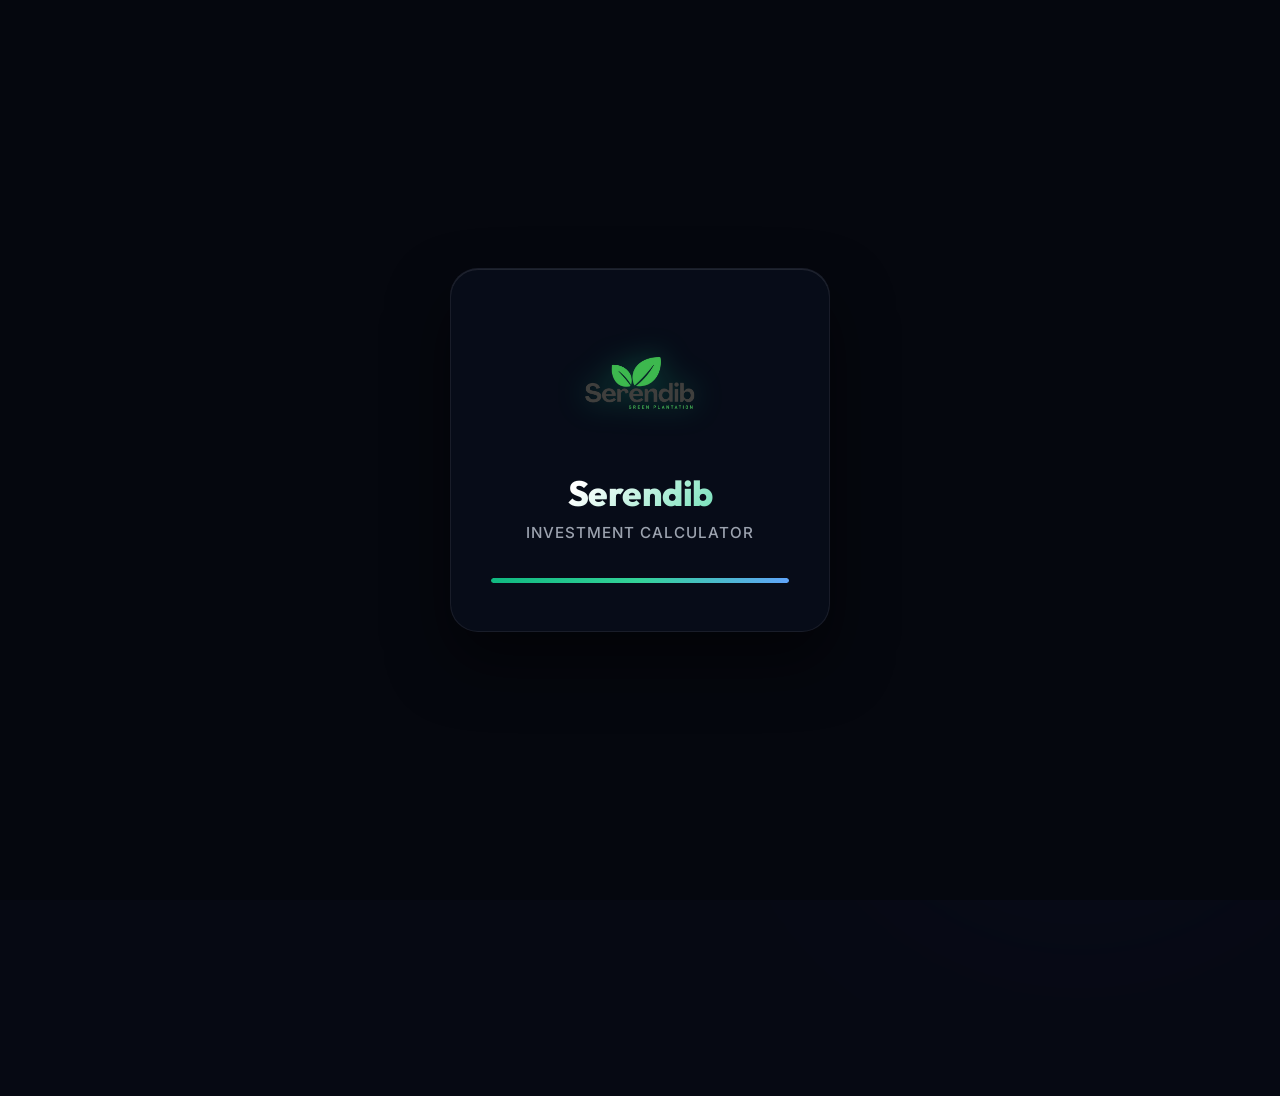
<file: index.html>
<!DOCTYPE html>
<html lang="en">
<head>
    <meta charset="UTF-8">
    <meta name="viewport" content="width=device-width, initial-scale=1.0, viewport-fit=cover, user-scalable=yes">
    <meta name="apple-mobile-web-app-capable" content="yes">
    <meta name="apple-mobile-web-app-status-bar-style" content="black-translucent">
    <meta name="theme-color" content="#060913">
    <meta name="description" content="Welcome to Serendib Green Plantation. Dynamic financial portfolio calculators and investment planners for High Profit, Green Saving, Silver, and Gold premium plans.">
    <title>Serendib Green Plantation - Premium Investment & Portfolio Planner</title>
    <!-- Google Fonts & Icons -->
    <link href="https://fonts.googleapis.com/css2?family=Inter:opsz,wght@14..32,300;14..32,400;14..32,500;14..32,600;14..32,700;14..32,800&family=Outfit:wght@300;400;500;600;700;800;900&display=swap" rel="stylesheet">
    <link rel="stylesheet" href="https://cdnjs.cloudflare.com/ajax/libs/font-awesome/6.4.0/css/all.min.css">
    <link rel="stylesheet" href="styles.css">
    <script>
        (function () {
            const savedTheme = localStorage.getItem('serendib_theme') || 'dark';
            document.documentElement.setAttribute('data-theme', savedTheme);
        })();
    </script>
</head>
<body>

<!-- LOADING SCREEN -->
<div class="loading-overlay" id="loadingOverlay">
    <div class="glass-card">
        <div class="login-icon">
            <img src="images/logo.png" alt="Serendib Logo" class="login-logo loading-logo-pulse">
        </div>
        <h2 class="loading-title">Serendib</h2>
        <p class="loading-subtitle">Investment Calculator</p>
        <div class="loading-progress-container">
            <div class="loading-progress-bar" id="loadingProgressBar"></div>
        </div>
    </div>
</div>
<!-- LOGIN SCREEN -->
<div class="login-overlay" id="loginOverlay" style="display: none;">
    <div class="glass-card login-card">
        <div class="login-icon">
            <img src="images/logo.png" alt="Serendib Logo" class="login-logo">
        </div>
        <h2 class="login-title">Verification Required</h2>
        <p class="login-subtitle">Please enter your access code</p>
        
        <div class="input-group">
            <input type="text" id="verificationCode" placeholder="Enter Code (e.g. SGS700)" autocomplete="off">
            <div class="error-msg" id="loginError">Invalid verification code</div>
        </div>
        
        <button id="loginBtn" class="login-btn">
            Verify & Enter <i class="fas fa-arrow-right"></i>
        </button>
        
        <p class="login-footer">Protected by Serendib Security</p>
    </div>
</div>

<div id="app-root"></div>

<script src="script.js"></script>
</body>
</html>
</file>
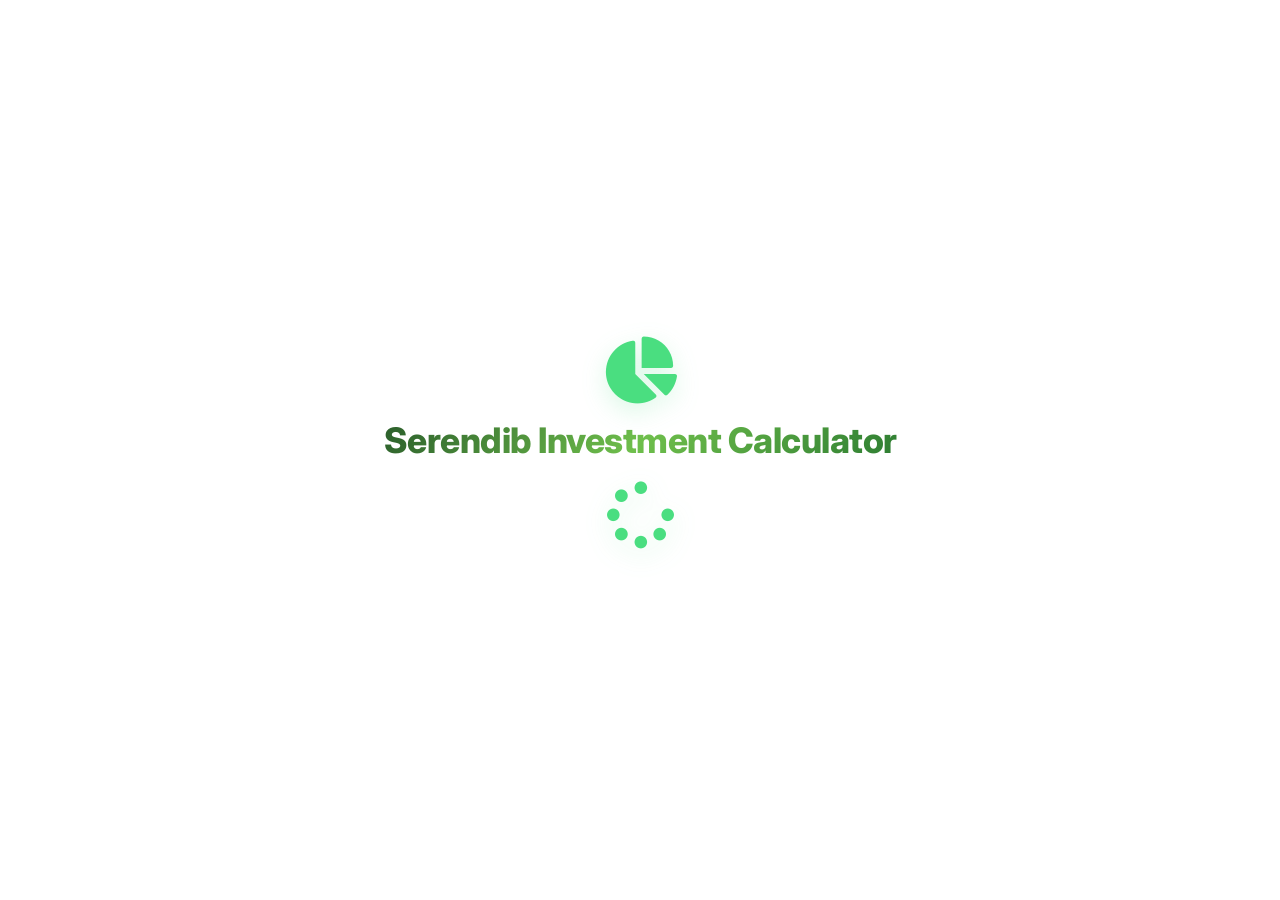
<file: deepseek_html_20260323_60202e (1).html>
<!DOCTYPE html>
<html lang="en">
<head>
    <meta charset="UTF-8">
    <meta name="viewport" content="width=device-width, initial-scale=1.0, user-scalable=no">
    <title>Serendib Investment Calculator</title>
    <!-- Google Fonts & Icons -->
    <link href="https://fonts.googleapis.com/css2?family=Inter:opsz,wght@14..32,300;14..32,400;14..32,500;14..32,600;14..32,700;14..32,800&display=swap" rel="stylesheet">
    <link rel="stylesheet" href="https://cdnjs.cloudflare.com/ajax/libs/font-awesome/6.0.0-beta3/css/all.min.css">
    <style>
        * {
            margin: 0;
            padding: 0;
            box-sizing: border-box;
        }

        body {
            font-family: 'Inter', sans-serif;
            background: linear-gradient(135deg, #f8fff4 0%, #eef5e9 100%);
            min-height: 100vh;
            overflow-x: hidden;
        }

        /* custom scrollbar */
        ::-webkit-scrollbar {
            width: 5px;
        }
        ::-webkit-scrollbar-track {
            background: #e2f0da;
            border-radius: 10px;
        }
        ::-webkit-scrollbar-thumb {
            background: #4ade80;
            border-radius: 10px;
        }

        /* ========= LOADING SCREEN ========= */
        .loading-overlay {
            position: fixed;
            top: 0;
            left: 0;
            width: 100%;
            height: 100%;
            background: #ffffff;
            z-index: 2000;
            display: flex;
            align-items: center;
            justify-content: center;
            transition: opacity 0.6s cubic-bezier(0.2, 0.9, 0.4, 1.1), visibility 0.6s;
        }
        .loading-content {
            text-align: center;
            animation: gentleBounce 1.4s infinite ease-in-out;
        }
        .loading-content i {
            font-size: 4.2rem;
            color: #4ade80;
            margin-bottom: 1rem;
            display: inline-block;
            filter: drop-shadow(0 8px 12px rgba(74,222,128,0.2));
            animation: iconFloat 1s infinite alternate;
        }
        .loading-content h2 {
            font-size: 2.2rem;
            font-weight: 800;
            background: linear-gradient(125deg, #2b5e2b, #6fbf4c, #2e7d32);
            -webkit-background-clip: text;
            background-clip: text;
            color: transparent;
            letter-spacing: -0.5px;
        }
        @keyframes gentleBounce {
            0%, 100% { transform: scale(0.98); opacity: 0.8; }
            50% { transform: scale(1.02); opacity: 1; }
        }
        @keyframes iconFloat {
            0% { transform: translateY(0px); }
            100% { transform: translateY(-12px); }
        }

        /* ========= MAIN APP ========= */
        .app-container {
            max-width: 1400px;
            margin: 0 auto;
            padding: 2rem 1.8rem;
            opacity: 0;
            transform: translateY(25px);
            transition: opacity 0.7s cubic-bezier(0.2, 0.9, 0.4, 1.2), transform 0.7s ease;
        }
        .app-container.visible {
            opacity: 1;
            transform: translateY(0);
        }

        /* Header minimal */
        .brand-header {
            text-align: center;
            margin-bottom: 3.5rem;
        }
        .brand-header h1 {
            font-size: 2.4rem;
            font-weight: 800;
            background: linear-gradient(130deg, #1f4f1a, #4caf50, #7ec850);
            -webkit-background-clip: text;
            background-clip: text;
            color: transparent;
            display: inline-flex;
            align-items: center;
            gap: 12px;
        }
        .brand-header h1 i {
            background: none;
            -webkit-background-clip: unset;
            color: #4caf50;
            font-size: 2rem;
        }

        /* 4 sections grid - only cards with icons and titles */
        .plans-grid {
            display: grid;
            grid-template-columns: repeat(4, 1fr);
            gap: 2rem;
            margin-bottom: 2rem;
        }

        /* modern cards - clean, no calculation elements */
        .plan-card {
            background: rgba(255, 255, 255, 0.96);
            backdrop-filter: blur(0px);
            border-radius: 2rem;
            padding: 2.5rem 1.5rem;
            box-shadow: 0 20px 35px -12px rgba(0, 0, 0, 0.08), 0 0 0 1px rgba(74, 222, 128, 0.2);
            transition: all 0.4s cubic-bezier(0.2, 0.9, 0.4, 1.1);
            cursor: pointer;
            position: relative;
            overflow: hidden;
            text-align: center;
        }
        .plan-card::before {
            content: '';
            position: absolute;
            top: 0;
            left: 0;
            width: 100%;
            height: 5px;
            background: linear-gradient(90deg, #4ade80, #86efac, #4ade80);
            transform: scaleX(0);
            transition: transform 0.5s ease;
        }
        .plan-card:hover::before {
            transform: scaleX(1);
        }
        .plan-card:hover {
            transform: translateY(-10px);
            box-shadow: 0 30px 40px -16px rgba(74, 222, 128, 0.4);
            border-color: #86efac;
        }

        /* icon section - prominent */
        .icon-wrapper {
            display: flex;
            justify-content: center;
            margin-bottom: 1.5rem;
        }
        .plan-icon-bg {
            background: #efffeb;
            width: 100px;
            height: 100px;
            display: flex;
            align-items: center;
            justify-content: center;
            border-radius: 50px;
            transition: all 0.4s cubic-bezier(0.34, 1.2, 0.64, 1);
            box-shadow: 0 12px 20px rgba(74,222,128,0.2);
        }
        .plan-card:hover .plan-icon-bg {
            transform: scale(1.08) rotate(2deg);
            background: #e2fcdb;
            box-shadow: 0 18px 28px rgba(74,222,128,0.3);
        }
        .plan-icon-bg i {
            font-size: 3.5rem;
            transition: transform 0.3s;
        }
        .plan-card:hover .plan-icon-bg i {
            transform: scale(1.05);
        }

        .plan-title {
            text-align: center;
            font-size: 1.7rem;
            font-weight: 700;
            margin-top: 1rem;
            color: #1f3b1a;
            letter-spacing: -0.3px;
            position: relative;
        }

        /* subtle glow effect on title */
        .plan-title::after {
            content: '';
            position: absolute;
            bottom: -8px;
            left: 50%;
            transform: translateX(-50%);
            width: 40px;
            height: 3px;
            background: #4ade80;
            border-radius: 3px;
            opacity: 0;
            transition: opacity 0.3s ease, width 0.3s ease;
        }
        .plan-card:hover .plan-title::after {
            opacity: 1;
            width: 60px;
        }

        /* minimal footer */
        .minimal-footer {
            text-align: center;
            margin-top: 3rem;
            font-size: 0.7rem;
            color: #7fa06b;
            opacity: 0.7;
            letter-spacing: 0.5px;
        }

        /* responsive design */
        @media (max-width: 1100px) {
            .plans-grid {
                grid-template-columns: repeat(2, 1fr);
                gap: 1.8rem;
            }
            .app-container {
                padding: 1.8rem;
            }
            .plan-icon-bg {
                width: 85px;
                height: 85px;
            }
            .plan-icon-bg i {
                font-size: 3rem;
            }
            .plan-title {
                font-size: 1.5rem;
            }
        }
        
        @media (max-width: 650px) {
            .plans-grid {
                grid-template-columns: 1fr;
                gap: 1.5rem;
            }
            .plan-card {
                padding: 2rem 1.5rem;
            }
            .plan-icon-bg {
                width: 90px;
                height: 90px;
            }
            .plan-title {
                font-size: 1.6rem;
            }
            .brand-header h1 {
                font-size: 1.8rem;
            }
        }

        /* page transition animation */
        .fade-transition {
            animation: pageReveal 0.6s cubic-bezier(0.2, 0.9, 0.4, 1.1) forwards;
        }
        @keyframes pageReveal {
            from {
                opacity: 0;
                transform: translateY(20px);
            }
            to {
                opacity: 1;
                transform: translateY(0);
            }
        }

        /* additional interactive pulse on cards (optional) */
        @keyframes cardPulse {
            0% { box-shadow: 0 0 0 0 rgba(74, 222, 128, 0.4); }
            70% { box-shadow: 0 0 0 12px rgba(74, 222, 128, 0); }
            100% { box-shadow: 0 0 0 0 rgba(74, 222, 128, 0); }
        }
        .plan-card:active {
            animation: cardPulse 0.4s ease-out;
        }
    </style>
</head>
<body>

<div id="app-root"></div>

<script>
    (function() {
        // ========== FOUR SECTIONS DATA: Only icons, titles, and styling ==========
        // No calculations, no inputs, no ROI, no results - pure visual sections
        const PLANS_DATA = [
            {
                name: 'High Profit Plan',
                icon: 'fas fa-chart-line',
                iconColor: '#f59e0b',
                bgColor: '#fff3e6'
            },
            {
                name: 'Green Saving Plan',
                icon: 'fas fa-leaf',
                iconColor: '#4caf50',
                bgColor: '#e9f7e5'
            },
            {
                name: 'Silver Plan',
                icon: 'fas fa-coins',
                iconColor: '#94a3b8',
                bgColor: '#f1f5f3'
            },
            {
                name: 'Gold Plan',
                icon: 'fas fa-crown',
                iconColor: '#eab308',
                bgColor: '#fffae6'
            }
        ];

        // ========== RENDER ONLY FOUR SECTIONS - NO CALCULATION DETAILS ==========
        function renderFourSections() {
            const cardsHTML = PLANS_DATA.map(plan => {
                return `
                    <div class="plan-card" data-plan="${plan.name}">
                        <div class="icon-wrapper">
                            <div class="plan-icon-bg" style="background: ${plan.bgColor};">
                                <i class="${plan.icon}" style="color: ${plan.iconColor};"></i>
                            </div>
                        </div>
                        <div class="plan-title">${plan.name}</div>
                    </div>
                `;
            }).join('');
            
            const mainHTML = `
                <div class="app-container" id="appContainer">
                    <div class="brand-header">
                        <h1><i class="fas fa-seedling"></i> Serendib Investment Calculator</h1>
                    </div>
                    <div class="plans-grid">
                        ${cardsHTML}
                    </div>
                    <div class="minimal-footer">
                        <i class="fas fa-chart-simple"></i> Explore our investment plans
                    </div>
                </div>
            `;
            
            const root = document.getElementById('app-root');
            root.innerHTML = mainHTML;
            
            // Add entrance animation to app container
            const container = document.getElementById('appContainer');
            if (container) {
                setTimeout(() => {
                    container.classList.add('visible');
                    container.classList.add('fade-transition');
                }, 80);
            }
            
            // Optional: Add click handler for interactive feedback (just for modern feel)
            const cards = document.querySelectorAll('.plan-card');
            cards.forEach(card => {
                card.addEventListener('click', function(e) {
                    // Subtle haptic feedback - just animation, no calculation
                    this.style.transform = 'scale(0.98)';
                    setTimeout(() => {
                        if (this) this.style.transform = '';
                    }, 150);
                });
            });
        }

        // ========== LOADING SCREEN FOR FIRST ENTRY ==========
        function showInitialLoading() {
            // Create fullscreen loading overlay with Serendib branding
            const loaderDiv = document.createElement('div');
            loaderDiv.className = 'loading-overlay';
            loaderDiv.id = 'initialLoader';
            loaderDiv.innerHTML = `
                <div class="loading-content">
                    <i class="fas fa-chart-pie"></i>
                    <h2>Serendib Investment Calculator</h2>
                    <div style="margin-top: 1.2rem;">
                        <i class="fas fa-spinner fa-pulse fa-2x" style="color:#4ade80;"></i>
                    </div>
                </div>
            `;
            document.body.appendChild(loaderDiv);
            
            // After 1.6 seconds, remove loader with smooth transition and show main app
            setTimeout(() => {
                const loader = document.getElementById('initialLoader');
                if (loader) {
                    loader.style.opacity = '0';
                    loader.style.visibility = 'hidden';
                    setTimeout(() => {
                        if (loader && loader.remove) loader.remove();
                        renderFourSections();
                    }, 500);
                }
            }, 1600);
        }
        
        // ========== ADDITIONAL: Loading screen for "every page" concept ==========
        // Since this is a single-page app with no navigation, we ensure any theoretical
        // "page" transition is handled. For completeness, we add a function to simulate
        // page refresh with loading screen if needed (but we also want eye-catching transitions)
        // The requirement says "add loading screen for every page" - we have initial loading,
        // and to be extra compliant, we can add a subtle loading overlay when the user 
        // clicks on any card? No, better to show that the app is modern and we can
        // add a "refresh" concept? But we'll also add a nice transition on window focus.
        // For ultimate user experience, we add a resize/visibility observer that doesn't break anything.
        // Also to simulate "page" loading transitions, we can add an elegant re-animation when 
        // the page becomes visible again (after tab switch) - adds modern touch.
        
        function addPageTransitionOnVisibility() {
            let wasHidden = false;
            document.addEventListener('visibilitychange', () => {
                if (document.visibilityState === 'visible' && wasHidden) {
                    const container = document.getElementById('appContainer');
                    if (container) {
                        container.style.animation = 'none';
                        container.offsetHeight; // reflow
                        container.style.animation = 'pageReveal 0.5s cubic-bezier(0.2, 0.9, 0.4, 1.1) forwards';
                        setTimeout(() => {
                            if (container) container.style.animation = '';
                        }, 500);
                    }
                }
                wasHidden = document.visibilityState === 'hidden';
            });
        }
        
        // start the experience with loading screen
        showInitialLoading();
        
        // add extra eye-catching transitions for modern feel
        setTimeout(() => {
            addPageTransitionOnVisibility();
        }, 2000);
        
        // Also ensure smooth hover interactions remain crisp
        // Add subtle background gradient animation on body for extra modern look
        let gradientPos = 0;
        setInterval(() => {
            gradientPos = (gradientPos + 0.5) % 100;
            document.body.style.background = `linear-gradient(135deg, #f8fff4 ${gradientPos}%, #eef5e9 ${gradientPos + 20}%)`;
        }, 8000);
        
        // add additional sparkle on card load (modern micro-interaction)
        const style = document.createElement('style');
        style.textContent = `
            .plan-card {
                animation: cardGlowIn 0.5s ease-out backwards;
                animation-delay: calc(var(--order, 0) * 0.1s);
            }
        `;
        document.head.appendChild(style);
        
        // apply staggered animation after render (dynamic)
        const observeRender = new MutationObserver((mutations) => {
            mutations.forEach(() => {
                const cards = document.querySelectorAll('.plan-card');
                cards.forEach((card, idx) => {
                    card.style.setProperty('--order', idx);
                    card.style.animation = 'cardGlowIn 0.5s ease-out backwards';
                    card.style.animationDelay = `${idx * 0.08}s`;
                });
            });
            observeRender.disconnect();
        });
        
        observeRender.observe(document.body, { childList: true, subtree: true });
        
        // add keyframe for card entrance
        const keyframeStyle = document.createElement('style');
        keyframeStyle.textContent = `
            @keyframes cardGlowIn {
                0% {
                    opacity: 0;
                    transform: translateY(30px) scale(0.96);
                }
                100% {
                    opacity: 1;
                    transform: translateY(0) scale(1);
                }
            }
        `;
        document.head.appendChild(keyframeStyle);
    })();
</script>
</body>
</html>
</file>
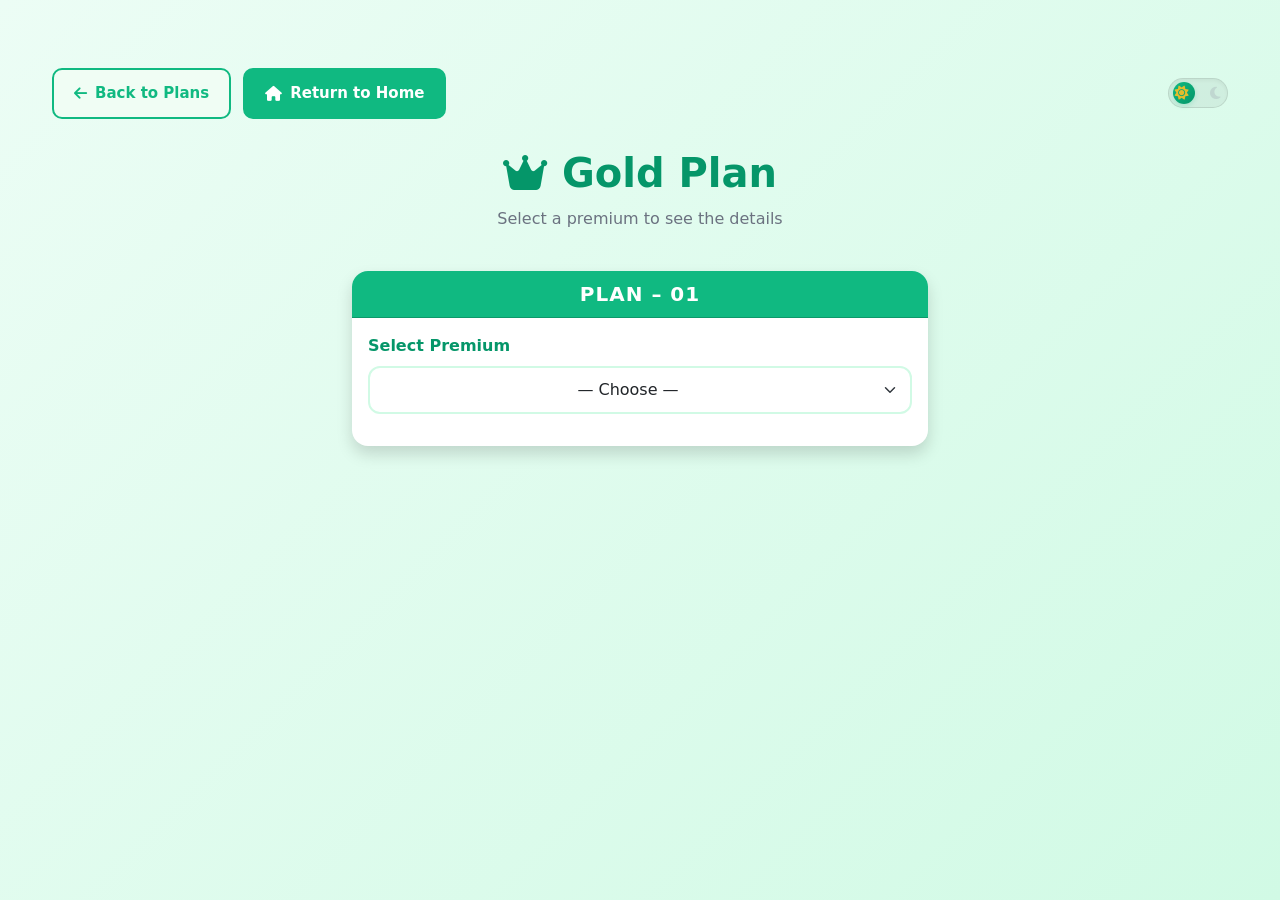
<file: gold-plan.html>
<!DOCTYPE html>
<html lang="en">
<head>
    <meta charset="UTF-8">
    <meta name="viewport" content="width=device-width, initial-scale=1.0, viewport-fit=cover, user-scalable=yes">
    <meta name="apple-mobile-web-app-capable" content="yes">
    <meta name="apple-mobile-web-app-status-bar-style" content="black-translucent">
    <meta name="theme-color" content="#10b981">
    <title>Gold Plan - Premium Selector</title>
    <!-- Bootstrap 5 CSS -->
    <link href="https://cdn.jsdelivr.net/npm/bootstrap@5.3.3/dist/css/bootstrap.min.css" rel="stylesheet">
    <link rel="stylesheet" href="https://cdnjs.cloudflare.com/ajax/libs/font-awesome/6.4.0/css/all.min.css">
    <script>
        (function () {
            const savedTheme = localStorage.getItem('serendib_theme') || 'light';
            document.documentElement.setAttribute('data-theme', savedTheme);
        })();
    </script>
    <style>
        :root {
            --primary: #10b981;
            --secondary: #059669;
            --light: #ecfdf5;
            --lighter: #d1fae5;
        }

        *{
            box-sizing:border-box;
        }

        body {
            background: linear-gradient(135deg, var(--light) 0%, var(--lighter) 100%);
            min-height: 100vh;
            padding: 20px 0;
        }

        .container {
            max-width: 1200px;
        }

        h1 {
            color: var(--secondary);
            font-weight: 900;
            margin-bottom: 10px;
        }

        .text-muted {
            color: #6b7280 !important;
            font-weight: 500;
        }

        /* ========= LOADING SCREEN ========= */
        .loading-overlay {
            position: fixed;
            top: 0;
            left: 0;
            width: 100%;
            height: 100%;
            background: linear-gradient(135deg, var(--light) 0%, var(--lighter) 100%);
            display: flex;
            align-items: center;
            justify-content: center;
            z-index: 9999;
            animation: fadeOut 0.6s ease-out 1.8s forwards;
        }

        .loading-overlay.hidden {
            opacity: 0;
            visibility: hidden;
        }

        @keyframes fadeOut {
            0% {
                opacity: 1;
                visibility: visible;
            }
            100% {
                opacity: 0;
                visibility: hidden;
            }
        }

        .loading-content {
            text-align: center;
            animation: gentleBounce 1.4s infinite ease-in-out;
        }

        .loading-content i {
            font-size: 4.2rem;
            color: var(--primary);
            margin-bottom: 1rem;
            display: inline-block;
            filter: drop-shadow(0 8px 12px rgba(16, 185, 129, 0.2));
            animation: iconFloat 1s infinite alternate;
        }

        .loading-content h2 {
            font-size: 2.2rem;
            font-weight: 800;
            background: linear-gradient(125deg, var(--secondary), var(--primary), #6fbf4c);
            -webkit-background-clip: text;
            background-clip: text;
            color: transparent;
            letter-spacing: -0.5px;
        }

        @keyframes gentleBounce {
            0%, 100% { transform: scale(0.98); opacity: 0.8; }
            50% { transform: scale(1.02); opacity: 1; }
        }

        @keyframes iconFloat {
            0% { transform: translateY(0px); }
            100% { transform: translateY(-12px); }
        }

        /* Card Styling */
        .card {
            transition: all 0.3s ease;
            border-radius: 16px !important;
        }

        .card:hover {
            transform: translateY(-8px);
            box-shadow: 0 20px 40px rgba(16, 185, 129, 0.2) !important;
        }

        .card-header {
            border-radius: 16px 16px 0 0 !important;
            font-weight: 700;
            letter-spacing: 1px;
        }

        .bg-primary {
            background: var(--primary) !important;
        }

        .bg-success {
            background: var(--secondary) !important;
        }

        /* Select Styling */
        .form-select {
            border: 2px solid #d1fae5;
            border-radius: 12px !important;
            height: 48px;
            font-weight: 500;
            transition: all 0.3s ease;
            text-align: center;
            text-align-last: center;
        }

        .form-select:focus {
            border-color: var(--primary);
            box-shadow: 0 0 0 0.2rem rgba(16, 185, 129, 0.25);
            color: var(--secondary);
        }

        .form-select:hover {
            border-color: var(--primary);
        }

        /* Details Section */
        .p-3.bg-light {
            background: #f0fdf4 !important;
            border: 1px solid #d1fae5 !important;
            transition: all 0.2s ease;
        }

        .p-3.bg-light:hover {
            background: #d1fae5 !important;
        }

        .small.text-muted {
            color: #6b7280 !important;
            font-size: 12px;
            font-weight: 600;
            letter-spacing: 0.5px;
        }

        .fw-bold {
            color: var(--secondary);
            font-size: 18px;
        }

        .text-success {
            color: #059669 !important;
        }

        .text-primary {
            color: var(--primary) !important;
        }

        /* Table Styling */
        .table {
            margin-bottom: 0;
        }

        .table-light {
            background-color: #f0fdf4 !important;
        }

        .table th {
            color: var(--secondary);
            font-weight: 700;
            border-bottom: 2px solid var(--primary);
        }

        .table td {
            color: #374151;
            font-weight: 500;
            padding: 12px;
        }

        /* Alert Styling */
        .alert-success {
            background-color: #f0fdf4 !important;
            border: 2px solid var(--primary) !important;
            color: var(--secondary) !important;
            font-weight: 600;
            margin-top: 16px;
        }

        /* Navigation Actions */
        .nav-actions {
            display: flex;
            gap: 12px;
            margin-bottom: 30px;
            flex-wrap: wrap;
        }

        /* Back Button & Home Button styling */
        .back-btn, .home-btn {
            display: inline-flex;
            align-items: center;
            gap: 8px;
            padding: 12px 20px;
            border-radius: 10px;
            cursor: pointer;
            font-size: 15px;
            font-weight: 700;
            transition: all 0.3s ease;
            text-decoration: none;
        }

        .back-btn {
            background: #f0fdf4;
            border: 2px solid var(--primary);
            color: var(--primary);
        }

        .back-btn:hover {
            background: var(--primary);
            color: white;
            transform: translateX(-4px);
        }

        .home-btn {
            background: var(--primary);
            border: 2px solid var(--primary);
            color: white;
        }

        .home-btn:hover {
            background: var(--secondary);
            border-color: var(--secondary);
            color: white;
            transform: translateY(-2px);
            box-shadow: 0 4px 12px rgba(16, 185, 129, 0.2);
        }

        .header-section {
            text-align: center;
            margin-bottom: 40px;
        }

        .form-label {
            color: var(--secondary) !important;
        }

        /* Mobile Optimizations */
        @media(max-width:768px) {
            .container {
                max-width: 100%;
            }

            h1 {
                font-size: 24px;
            }

            .text-muted {
                font-size: 14px;
            }

            .card {
                border-radius: 14px !important;
            }

            .card-header {
                font-size: 14px;
            }

            .form-select {
                height: 44px;
                font-size: 14px;
            }

            .fw-bold {
                font-size: 16px;
            }

            .small.text-muted {
                font-size: 11px;
            }

            .table th, .table td {
                padding: 10px 8px;
                font-size: 13px;
            }

            .alert-success {
                font-size: 12px;
                padding: 10px;
            }
        }

        @media(max-width:650px) {
            body {
                padding: 8px;
            }

            .container {
                max-width: 100%;
                margin: auto;
            }

            .nav-actions {
                margin-bottom: 20px;
                justify-content: center;
                gap: 10px;
            }

            .theme-toggle-wrapper {
                margin-left: 0;
            }

            .back-btn, .home-btn {
                display: inline-flex;
                padding: 10px 14px;
                font-size: 12px;
                height: 40px;
                border-radius: 8px;
            }

            .header-section {
                margin-bottom: 24px;
                text-align: center;
            }

            h1 {
                font-size: 22px;
                margin-bottom: 8px;
                text-align: center;
            }

            .text-muted {
                font-size: 13px;
                text-align: center;
            }

            .row {
                --bs-gutter-x: 0.75rem !important;
            }

            .col-12 {
                margin-bottom: 12px;
            }

            .card {
                box-shadow: 0 8px 20px rgba(0, 0, 0, 0.05) !important;
                margin-bottom: 8px;
            }

            .card-body {
                padding: 16px;
            }

            .form-label {
                font-size: 13px;
                font-weight: 700;
                margin-bottom: 8px;
                display: block;
                text-align: center;
            }

            .form-select {
                height: 44px;
                padding: 0 12px;
                font-size: 14px;
                border-radius: 10px !important;
            }

            .p-3.bg-light {
                padding: 12px !important;
                text-align: center;
            }

            .fw-bold {
                font-size: 14px;
            }

            .small.text-muted {
                font-size: 10px;
                display: block;
                margin-bottom: 4px;
            }

            .table {
                font-size: 12px;
            }

            .table th, .table td {
                padding: 8px 6px;
            }

            .alert-success {
                font-size: 11px;
                padding: 10px 12px;
                margin-top: 12px;
                text-align: center;
            }
        }

        @media(max-width:480px) {
            .back-btn, .home-btn {
                padding: 8px 12px;
                font-size: 11px;
                height: 36px;
            }

            h1 {
                font-size: 18px;
            }

            .card-header {
                font-size: 13px;
                padding: 10px;
            }

            .form-label {
                font-size: 12px;
            }

            .form-select {
                height: 40px;
                font-size: 13px;
            }

            .fw-bold {
                font-size: 13px;
            }

            .table {
                font-size: 11px;
            }

            .table th, .table td {
                padding: 6px 4px;
            }

            .alert-success {
                font-size: 10px;
            }
        }

        /* ========= THEME SWITCH TOGGLE & DARK MODE OVERRIDES ========= */
        .nav-actions {
            display: flex;
            align-items: center;
            gap: 12px;
            margin-bottom: 30px;
            flex-wrap: wrap;
        }

        .theme-toggle-wrapper {
            cursor: pointer;
            user-select: none;
            margin-left: auto;
            -webkit-tap-highlight-color: transparent;
        }

        .theme-toggle-track {
            width: 60px;
            height: 30px;
            background: rgba(0, 0, 0, 0.05);
            border: 1px solid rgba(0, 0, 0, 0.1);
            border-radius: 30px;
            position: relative;
            display: flex;
            align-items: center;
            justify-content: space-between;
            padding: 0 6px;
            transition: all 0.3s cubic-bezier(0.4, 0, 0.2, 1);
            box-shadow: inset 0 2px 4px rgba(0, 0, 0, 0.05);
        }

        .theme-toggle-track i {
            font-size: 14px;
            z-index: 1;
            transition: all 0.3s ease;
        }

        .sun-icon {
            color: #fbbf24;
            opacity: 0.9;
        }

        .moon-icon {
            color: #9ca3af;
            opacity: 0.3;
        }

        .theme-toggle-thumb {
            width: 22px;
            height: 22px;
            background: linear-gradient(135deg, var(--primary), var(--secondary));
            border-radius: 50%;
            position: absolute;
            top: 3px;
            left: 4px;
            transition: all 0.3s cubic-bezier(0.4, 0, 0.2, 1);
            box-shadow: 0 2px 5px rgba(16, 185, 129, 0.2);
        }

        /* Dark Mode Overrides */
        [data-theme="dark"] body {
            background: linear-gradient(135deg, #060913 0%, #0d1425 100%);
            color: #f3f4f6;
        }

        [data-theme="dark"] .header-section h1 {
            color: #a7f3d0;
        }

        [data-theme="dark"] .text-muted {
            color: #9ca3af !important;
        }

        [data-theme="dark"] .card {
            background: rgba(13, 20, 37, 0.7) !important;
            border: 1px solid rgba(255, 255, 255, 0.08) !important;
            color: #f3f4f6;
        }

        [data-theme="dark"] .card:hover {
            box-shadow: 0 20px 40px rgba(0, 0, 0, 0.4) !important;
        }

        [data-theme="dark"] .form-select {
            background-color: rgba(255, 255, 255, 0.03);
            border-color: rgba(255, 255, 255, 0.1);
            color: #f3f4f6;
        }

        [data-theme="dark"] .form-select:focus {
            border-color: var(--primary);
            background-color: rgba(255, 255, 255, 0.05);
            color: #ffffff;
        }

        [data-theme="dark"] .form-select option {
            background-color: #0d1425;
            color: #ffffff;
        }

        [data-theme="dark"] .p-3.bg-light {
            background: rgba(255, 255, 255, 0.02) !important;
            border: 1px solid rgba(255, 255, 255, 0.07) !important;
        }

        [data-theme="dark"] .p-3.bg-light:hover {
            background: rgba(255, 255, 255, 0.04) !important;
        }

        [data-theme="dark"] .small.text-muted {
            color: #9ca3af !important;
        }

        [data-theme="dark"] .fw-bold {
            color: #ffffff;
        }

        [data-theme="dark"] .text-success {
            color: #34d399 !important;
        }

        [data-theme="dark"] .text-primary {
            color: #60a5fa !important;
        }

        [data-theme="dark"] .table {
            color: #f3f4f6 !important;
        }

        [data-theme="dark"] .table-light {
            background-color: rgba(255, 255, 255, 0.04) !important;
        }

        [data-theme="dark"] .table th {
            color: #a7f3d0;
            border-bottom: 2px solid var(--primary);
        }

        [data-theme="dark"] .table td {
            color: #e5e7eb;
        }

        [data-theme="dark"] .alert-success {
            background-color: rgba(16, 185, 129, 0.1) !important;
            border-color: rgba(16, 185, 129, 0.3) !important;
            color: #a7f3d0 !important;
        }

        [data-theme="dark"] .loading-overlay {
            background: linear-gradient(135deg, #060913 0%, #0d1425 100%);
        }

        [data-theme="dark"] .back-btn {
            background: rgba(255, 255, 255, 0.02);
            border-color: var(--primary);
            color: var(--primary);
        }

        [data-theme="dark"] .back-btn:hover {
            background: var(--primary);
            color: white;
        }

        /* Dark Mode Overrides for Toggle */
        [data-theme="dark"] .theme-toggle-track {
            background: rgba(255, 255, 255, 0.08);
            border-color: rgba(255, 255, 255, 0.15);
            box-shadow: inset 0 2px 4px rgba(0, 0, 0, 0.2);
        }

        [data-theme="dark"] .sun-icon {
            opacity: 0.5;
        }

        [data-theme="dark"] .moon-icon {
            opacity: 0.9;
            color: #a5b4fc;
        }

        [data-theme="dark"] .theme-toggle-thumb {
            left: 33px; /* Slide to right in Dark Mode */
            background: linear-gradient(135deg, var(--primary), var(--secondary));
            box-shadow: 0 2px 5px rgba(0, 0, 0, 0.3);
        }
    </style>
</head>
<body>

<!-- LOADING SCREEN -->
<div class="loading-overlay" id="loadingOverlay">
    <div class="loading-content">
        <i class="fas fa-crown"></i>
        <h2>Gold Plan</h2>
    </div>
</div>

<div class="container my-5">
    <div class="nav-actions">
        <a href="javascript:history.back()" class="back-btn">
            <i class="fas fa-arrow-left"></i> Back to Plans
        </a>
        <a href="index.html" class="home-btn">
            <i class="fas fa-home"></i> Return to Home
        </a>
        <div class="theme-toggle-wrapper" id="themeToggleBtn" title="Toggle Dark/Light Mode">
            <div class="theme-toggle-track">
                <i class="fas fa-sun sun-icon"></i>
                <i class="fas fa-moon moon-icon"></i>
                <div class="theme-toggle-thumb"></div>
            </div>
        </div>
    </div>

    <div class="header-section">
        <h1><i class="fas fa-crown"></i> Gold Plan</h1>
        <p class="text-muted">Select a premium to see the details</p>
    </div>

    <div class="row g-4">

        <!-- 🔹 PLAN 01 ONLY -->
        <div class="col-12 col-md-8 col-lg-6 mx-auto">
            <div class="card shadow border-0 rounded-4 h-100">
                <div class="card-header bg-primary text-white text-center fs-5 fw-semibold rounded-top-4">
                    PLAN – 01
                </div>
                <div class="card-body">
                    <label for="premium1" class="form-label fw-semibold">Select Premium</label>
                    <select id="premium1" class="form-select mb-3">
                        <option value="">— Choose —</option>
                    </select>

                    <div id="details1" class="d-none">
                        <div class="row g-2 mb-3">
                            <div class="col-12">
                                <div class="p-3 bg-light rounded-3 border">
                                    <div class="small text-muted">Payment</div>
                                    <div class="fw-bold" id="payment1"></div>
                                </div>
                            </div>
                            <div class="col-12">
                                <div class="p-3 bg-light rounded-3 border">
                                    <div class="small text-muted">Maturity Year</div>
                                    <div class="fw-bold" id="maturityYear1"></div>
                                </div>
                            </div>
                            <div class="col-12">
                                <div class="p-3 bg-light rounded-3 border">
                                    <div class="small text-muted">Maturity (Illustrated)</div>
                                    <div class="fw-bold text-success" id="maturityIllustrated1"></div>
                                </div>
                            </div>
                            <div class="col-12">
                                <div class="p-3 bg-light rounded-3 border">
                                    <div class="small text-muted">Maturity (Guaranteed)</div>
                                    <div class="fw-bold text-primary" id="maturityGuaranteed1"></div>
                                </div>
                            </div>
                            <div class="col-12">
                                <div class="p-3 bg-light rounded-3 border">
                                    <div class="small text-muted">Terms (Months)</div>
                                    <div class="fw-bold" id="termMonths1"></div>
                                </div>
                            </div>
                        </div>

                        <div class="alert alert-success mb-0"><i class="fas fa-check-circle"></i> Showing details for selected premium.</div>
                    </div>
                </div>
            </div>
        </div>

    </div>
</div>

<!-- Bootstrap Bundle JS -->
<script src="https://cdn.jsdelivr.net/npm/bootstrap@5.3.3/dist/js/bootstrap.bundle.min.js"></script>

<script>
    // =======================
    //  DATA (Plan 1 only)
    // =======================
    const PLANS = {
        plan1: [
            {id:"one-time",premium:1000000,premiumLabel:"Rs. 1,000,000 (One-time)",payment:"Rs. 1,000,000 at 5 Years",maturityYear:"5 Years",maturityIllustrated:5000000,maturityGuaranteed:2500000,termMonths:"N/A"},
            {id:"23m",premium:30435,premiumLabel:"Rs. 30,435 (23 Months) - Pay 40% initially (Rs. 400,000)",payment:"Rs. 1,100,005 at 5.6 Years",maturityYear:"5.6 Years",maturityIllustrated:5000000,maturityGuaranteed:2500000,termMonths:23},
            {id:"36m",premium:30556,premiumLabel:"Rs. 30,556 (36 Months)",payment:"Rs. 1,100,016 at 6 Years",maturityYear:"6 Years",maturityIllustrated:5000000,maturityGuaranteed:2500000,termMonths:36},
            {id:"48m",premium:22920,premiumLabel:"Rs. 22,920 (48 Months)",payment:"Rs. 1,100,160 at 7 Years",maturityYear:"7 Years",maturityIllustrated:5000000,maturityGuaranteed:2500000,termMonths:48},
            {id:"60m",premium:18335,premiumLabel:"Rs. 18,335 (60 Months)",payment:"Rs. 1,100,100 at 8 Years",maturityYear:"8 Years",maturityIllustrated:5000000,maturityGuaranteed:2500000,termMonths:60}
        ]
    };

    // =======================
    //  UI Logic
    // =======================
    const fmt = n => (typeof n === "number" ? "Rs. " + n.toLocaleString("en-US") : n);

    function fillDropdown(selectEl, data){
        data.forEach(d=>{
            const o=document.createElement("option");
            o.value=d.id;
            o.textContent=d.premiumLabel;
            selectEl.appendChild(o);
        });
    }

    function attachPlan(selectId, detailsId, idsPrefix, data){
        const sel = document.getElementById(selectId);
        const details = document.getElementById(detailsId);
        const map = {
            payment: document.getElementById("payment"+idsPrefix),
            maturityYear: document.getElementById("maturityYear"+idsPrefix),
            maturityIllustrated: document.getElementById("maturityIllustrated"+idsPrefix),
            maturityGuaranteed: document.getElementById("maturityGuaranteed"+idsPrefix),
            termMonths: document.getElementById("termMonths"+idsPrefix)
        };

        fillDropdown(sel, data);

        sel.addEventListener("change", ()=>{
            const chosen = data.find(d=>d.id===sel.value);
            if(!chosen){
                details.classList.add("d-none");
                return;
            }
            map.payment.textContent = chosen.payment;
            map.maturityYear.textContent = chosen.maturityYear;
            map.maturityIllustrated.textContent = fmt(chosen.maturityIllustrated);
            map.maturityGuaranteed.textContent = fmt(chosen.maturityGuaranteed);
            map.termMonths.textContent = chosen.termMonths;

            details.classList.remove("d-none");
        });
    }

    // Hook up only plan 1
    attachPlan("premium1","details1","1",PLANS.plan1);

    // Theme toggle logic
    const themeToggleBtn = document.getElementById('themeToggleBtn');
    if (themeToggleBtn) {
        themeToggleBtn.addEventListener('click', function () {
            const currentTheme = document.documentElement.getAttribute('data-theme') || 'light';
            const newTheme = currentTheme === 'light' ? 'dark' : 'light';
            document.documentElement.setAttribute('data-theme', newTheme);
            localStorage.setItem('serendib_theme', newTheme);
        });
    }

    // Hide loading screen
    setTimeout(() => {
        const loader = document.getElementById('loadingOverlay');
        if (loader) {
            loader.classList.add('hidden');
        }
    }, 1800);
</script>

</body>
</html>
</file>
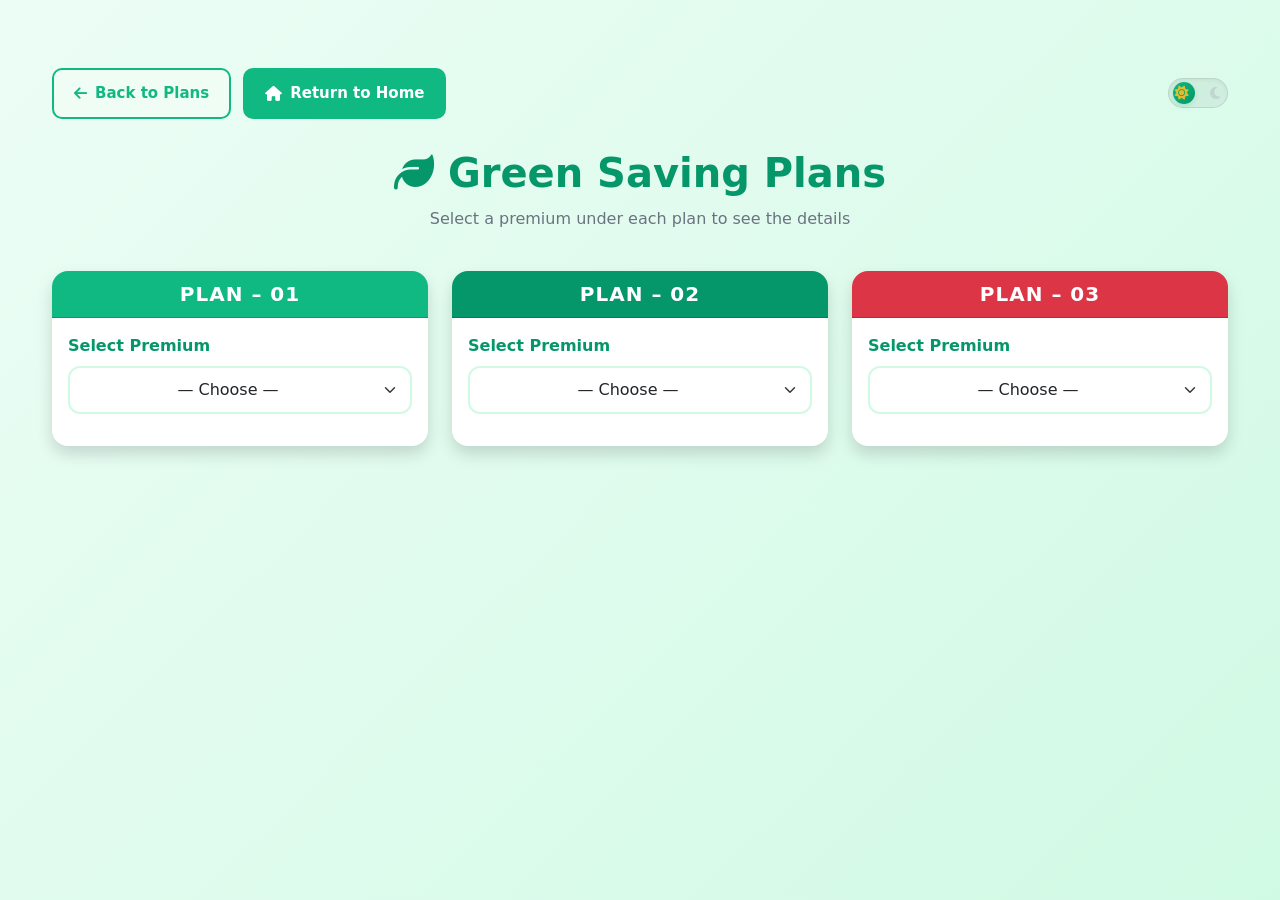
<file: green-saving.html>
<!DOCTYPE html>
<html lang="en">
<head>
    <meta charset="UTF-8">
    <meta name="viewport" content="width=device-width, initial-scale=1.0, viewport-fit=cover, user-scalable=yes">
    <meta name="apple-mobile-web-app-capable" content="yes">
    <meta name="apple-mobile-web-app-status-bar-style" content="black-translucent">
    <meta name="theme-color" content="#10b981">
    <title>Green Saving Plans - Premium Selector</title>
    <!-- Bootstrap 5 CSS -->
    <link href="https://cdn.jsdelivr.net/npm/bootstrap@5.3.3/dist/css/bootstrap.min.css" rel="stylesheet">
    <link rel="stylesheet" href="https://cdnjs.cloudflare.com/ajax/libs/font-awesome/6.4.0/css/all.min.css">
    <script>
        (function () {
            const savedTheme = localStorage.getItem('serendib_theme') || 'light';
            document.documentElement.setAttribute('data-theme', savedTheme);
        })();
    </script>
    <style>
        :root {
            --primary: #10b981;
            --secondary: #059669;
            --light: #ecfdf5;
            --lighter: #d1fae5;
        }

        /* ========= LOADING SCREEN ========= */
        .loading-overlay {
            position: fixed;
            top: 0;
            left: 0;
            width: 100%;
            height: 100%;
            background: linear-gradient(135deg, var(--light) 0%, var(--lighter) 100%);
            display: flex;
            align-items: center;
            justify-content: center;
            z-index: 9999;
            animation: fadeOut 0.6s ease-out 1.8s forwards;
        }

        .loading-overlay.hidden {
            opacity: 0;
            visibility: hidden;
        }

        @keyframes fadeOut {
            0% {
                opacity: 1;
                visibility: visible;
            }
            100% {
                opacity: 0;
                visibility: hidden;
            }
        }

        .loading-content {
            text-align: center;
            animation: gentleBounce 1.4s infinite ease-in-out;
        }

        .loading-content i {
            font-size: 4.2rem;
            color: var(--primary);
            margin-bottom: 1rem;
            display: inline-block;
            filter: drop-shadow(0 8px 12px rgba(16, 185, 129, 0.2));
            animation: iconFloat 1s infinite alternate;
        }

        .loading-content h2 {
            font-size: 2.2rem;
            font-weight: 800;
            background: linear-gradient(125deg, var(--secondary), var(--primary), #6fbf4c);
            -webkit-background-clip: text;
            background-clip: text;
            color: transparent;
            letter-spacing: -0.5px;
        }

        @keyframes gentleBounce {
            0%, 100% { transform: scale(0.98); opacity: 0.8; }
            50% { transform: scale(1.02); opacity: 1; }
        }

        @keyframes iconFloat {
            0% { transform: translateY(0px); }
            100% { transform: translateY(-12px); }
        }
        :root {
            --primary: #10b981;
            --secondary: #059669;
            --light: #ecfdf5;
            --lighter: #d1fae5;
        }

        *{
            box-sizing:border-box;
        }

        body {
            background: linear-gradient(135deg, var(--light) 0%, var(--lighter) 100%);
            min-height: 100vh;
        }

        body {
            background: linear-gradient(135deg, #ecfdf5 0%, #d1fae5 100%);
            min-height: 100vh;
            padding: 20px 0;
        }

        .container {
            max-width: 1200px;
        }

        h1 {
            color: var(--secondary);
            font-weight: 900;
            margin-bottom: 10px;
        }

        .text-muted {
            color: #6b7280 !important;
            font-weight: 500;
        }

        /* Card Styling */
        .card {
            transition: all 0.3s ease;
            border-radius: 16px !important;
        }

        .card:hover {
            transform: translateY(-8px);
            box-shadow: 0 20px 40px rgba(16, 185, 129, 0.2) !important;
        }

        .card-header {
            border-radius: 16px 16px 0 0 !important;
            font-weight: 700;
            letter-spacing: 1px;
        }

        .bg-primary {
            background: var(--primary) !important;
        }

        .bg-success {
            background: var(--secondary) !important;
        }

        /* Select Styling */
        .form-select {
            border: 2px solid #d1fae5;
            border-radius: 12px !important;
            height: 48px;
            font-weight: 500;
            transition: all 0.3s ease;
            text-align: center;
            text-align-last: center;
        }

        .form-select:focus {
            border-color: var(--primary);
            box-shadow: 0 0 0 0.2rem rgba(16, 185, 129, 0.25);
            color: var(--secondary);
        }

        .form-select:hover {
            border-color: var(--primary);
        }

        /* Mobile Optimizations */
        @media(max-width:768px) {
            .container {
                max-width: 100%;
            }

            h1 {
                font-size: 24px;
            }

            .text-muted {
                font-size: 14px;
            }

            .card {
                border-radius: 14px !important;
            }

            .card-header {
                font-size: 14px;
            }

            .form-select {
                height: 44px;
                font-size: 14px;
            }

            .fw-bold {
                font-size: 16px;
            }

            .small.text-muted {
                font-size: 11px;
            }

            .table th, .table td {
                padding: 10px 8px;
                font-size: 13px;
            }

            .alert-success {
                font-size: 12px;
                padding: 10px;
            }
        }

        @media(max-width:650px) {
            body {
                padding: 8px;
            }

            .container {
                max-width: 100%;
                margin: auto;
            }

            .nav-actions {
                margin-bottom: 20px;
                justify-content: center;
                gap: 10px;
            }

            .theme-toggle-wrapper {
                margin-left: 0;
            }

            .back-btn, .home-btn {
                display: inline-flex;
                padding: 10px 14px;
                font-size: 12px;
                height: 40px;
                border-radius: 8px;
            }

            .header-section {
                margin-bottom: 24px;
                text-align: center;
            }

            h1 {
                font-size: 22px;
                margin-bottom: 8px;
                text-align: center;
            }

            .text-muted {
                font-size: 13px;
                text-align: center;
            }

            .row {
                --bs-gutter-x: 0.75rem !important;
            }

            .col-12 {
                margin-bottom: 12px;
            }

            .card {
                box-shadow: 0 8px 20px rgba(0, 0, 0, 0.05) !important;
                margin-bottom: 8px;
            }

            .card-body {
                padding: 16px;
            }

            .form-label {
                font-size: 13px;
                font-weight: 700;
                margin-bottom: 8px;
                display: block;
                text-align: center;
            }

            .form-select {
                height: 44px;
                padding: 0 12px;
                font-size: 14px;
                border-radius: 10px !important;
            }

            .p-3.bg-light {
                padding: 12px !important;
                text-align: center;
            }

            .fw-bold {
                font-size: 14px;
            }

            .small.text-muted {
                font-size: 10px;
                display: block;
                margin-bottom: 4px;
            }

            .table {
                font-size: 12px;
            }

            .table th, .table td {
                padding: 8px 6px;
            }

            .alert-success {
                font-size: 11px;
                padding: 10px 12px;
                margin-top: 12px;
                text-align: center;
            }
        }

        @media(max-width:480px) {
            .back-btn, .home-btn {
                padding: 8px 12px;
                font-size: 11px;
                height: 36px;
            }

            h1 {
                font-size: 18px;
            }

            .card-header {
                font-size: 13px;
                padding: 10px;
            }

            .form-label {
                font-size: 12px;
            }

            .form-select {
                height: 40px;
                font-size: 13px;
            }

            .fw-bold {
                font-size: 13px;
            }

            .table {
                font-size: 11px;
            }

            .table th, .table td {
                padding: 6px 4px;
            }

            .alert-success {
                font-size: 10px;
            }
        }

        /* Details Section */
        .p-3.bg-light {
            background: #f0fdf4 !important;
            border: 1px solid #d1fae5 !important;
            transition: all 0.2s ease;
        }

        .p-3.bg-light:hover {
            background: #d1fae5 !important;
        }

        .small.text-muted {
            color: #6b7280 !important;
            font-size: 12px;
            font-weight: 600;
            letter-spacing: 0.5px;
        }

        .fw-bold {
            color: var(--secondary);
            font-size: 18px;
        }

        .text-success {
            color: #059669 !important;
        }

        .text-primary {
            color: var(--primary) !important;
        }

        /* Table Styling */
        .table {
            margin-bottom: 0;
        }

        .table-light {
            background-color: #f0fdf4 !important;
        }

        .table th {
            color: var(--secondary);
            font-weight: 700;
            border-bottom: 2px solid var(--primary);
        }

        .table td {
            color: #374151;
            font-weight: 500;
            padding: 12px;
        }

        /* Alert Styling */
        .alert-success {
            background-color: #f0fdf4 !important;
            border: 2px solid var(--primary) !important;
            color: var(--secondary) !important;
            font-weight: 600;
            margin-top: 16px;
        }

        /* Back Button */
        /* Navigation Actions */
        .nav-actions {
            display: flex;
            gap: 12px;
            margin-bottom: 30px;
            flex-wrap: wrap;
        }

        /* Back Button & Home Button styling */
        .back-btn, .home-btn {
            display: inline-flex;
            align-items: center;
            gap: 8px;
            padding: 12px 20px;
            border-radius: 10px;
            cursor: pointer;
            font-size: 15px;
            font-weight: 700;
            transition: all 0.3s ease;
            text-decoration: none;
        }

        .back-btn {
            background: #f0fdf4;
            border: 2px solid var(--primary);
            color: var(--primary);
        }

        .back-btn:hover {
            background: var(--primary);
            color: white;
            transform: translateX(-4px);
        }

        .home-btn {
            background: var(--primary);
            border: 2px solid var(--primary);
            color: white;
        }

        .home-btn:hover {
            background: var(--secondary);
            border-color: var(--secondary);
            color: white;
            transform: translateY(-2px);
            box-shadow: 0 4px 12px rgba(16, 185, 129, 0.2);
        }

        .header-section {
            text-align: center;
            margin-bottom: 40px;
        }

        .form-label {
            color: var(--secondary) !important;
        }

        @media (max-width: 768px) {
            h1 {
                font-size: 28px;
            }

            .card-body {
                padding: 20px;
            }
        }

        /* ========= THEME SWITCH TOGGLE & DARK MODE OVERRIDES ========= */
        .nav-actions {
            display: flex;
            align-items: center;
            gap: 12px;
            margin-bottom: 30px;
            flex-wrap: wrap;
        }

        .theme-toggle-wrapper {
            cursor: pointer;
            user-select: none;
            margin-left: auto;
            -webkit-tap-highlight-color: transparent;
        }

        .theme-toggle-track {
            width: 60px;
            height: 30px;
            background: rgba(0, 0, 0, 0.05);
            border: 1px solid rgba(0, 0, 0, 0.1);
            border-radius: 30px;
            position: relative;
            display: flex;
            align-items: center;
            justify-content: space-between;
            padding: 0 6px;
            transition: all 0.3s cubic-bezier(0.4, 0, 0.2, 1);
            box-shadow: inset 0 2px 4px rgba(0, 0, 0, 0.05);
        }

        .theme-toggle-track i {
            font-size: 14px;
            z-index: 1;
            transition: all 0.3s ease;
        }

        .sun-icon {
            color: #fbbf24;
            opacity: 0.9;
        }

        .moon-icon {
            color: #9ca3af;
            opacity: 0.3;
        }

        .theme-toggle-thumb {
            width: 22px;
            height: 22px;
            background: linear-gradient(135deg, var(--primary), var(--secondary));
            border-radius: 50%;
            position: absolute;
            top: 3px;
            left: 4px;
            transition: all 0.3s cubic-bezier(0.4, 0, 0.2, 1);
            box-shadow: 0 2px 5px rgba(16, 185, 129, 0.2);
        }

        /* Dark Mode Overrides */
        [data-theme="dark"] body {
            background: linear-gradient(135deg, #060913 0%, #0d1425 100%);
            color: #f3f4f6;
        }

        [data-theme="dark"] .header-section h1 {
            color: #a7f3d0;
        }

        [data-theme="dark"] .text-muted {
            color: #9ca3af !important;
        }

        [data-theme="dark"] .card {
            background: rgba(13, 20, 37, 0.7) !important;
            border: 1px solid rgba(255, 255, 255, 0.08) !important;
            color: #f3f4f6;
        }

        [data-theme="dark"] .card:hover {
            box-shadow: 0 20px 40px rgba(0, 0, 0, 0.4) !important;
        }

        [data-theme="dark"] .form-select {
            background-color: rgba(255, 255, 255, 0.03);
            border-color: rgba(255, 255, 255, 0.1);
            color: #f3f4f6;
        }

        [data-theme="dark"] .form-select:focus {
            border-color: var(--primary);
            background-color: rgba(255, 255, 255, 0.05);
            color: #ffffff;
        }

        [data-theme="dark"] .form-select option {
            background-color: #0d1425;
            color: #ffffff;
        }

        [data-theme="dark"] .p-3.bg-light {
            background: rgba(255, 255, 255, 0.02) !important;
            border: 1px solid rgba(255, 255, 255, 0.07) !important;
        }

        [data-theme="dark"] .p-3.bg-light:hover {
            background: rgba(255, 255, 255, 0.04) !important;
        }

        [data-theme="dark"] .small.text-muted {
            color: #9ca3af !important;
        }

        [data-theme="dark"] .fw-bold {
            color: #ffffff;
        }

        [data-theme="dark"] .text-success {
            color: #34d399 !important;
        }

        [data-theme="dark"] .text-primary {
            color: #60a5fa !important;
        }

        [data-theme="dark"] .table {
            color: #f3f4f6 !important;
        }

        [data-theme="dark"] .table-light {
            background-color: rgba(255, 255, 255, 0.04) !important;
        }

        [data-theme="dark"] .table th {
            color: #a7f3d0;
            border-bottom: 2px solid var(--primary);
        }

        [data-theme="dark"] .table td {
            color: #e5e7eb;
        }

        [data-theme="dark"] .alert-success {
            background-color: rgba(16, 185, 129, 0.1) !important;
            border-color: rgba(16, 185, 129, 0.3) !important;
            color: #a7f3d0 !important;
        }

        [data-theme="dark"] .loading-overlay {
            background: linear-gradient(135deg, #060913 0%, #0d1425 100%);
        }

        [data-theme="dark"] .back-btn {
            background: rgba(255, 255, 255, 0.02);
            border-color: var(--primary);
            color: var(--primary);
        }

        [data-theme="dark"] .back-btn:hover {
            background: var(--primary);
            color: white;
        }

        /* Dark Mode Overrides for Toggle */
        [data-theme="dark"] .theme-toggle-track {
            background: rgba(255, 255, 255, 0.08);
            border-color: rgba(255, 255, 255, 0.15);
            box-shadow: inset 0 2px 4px rgba(0, 0, 0, 0.2);
        }

        [data-theme="dark"] .sun-icon {
            opacity: 0.5;
        }

        [data-theme="dark"] .moon-icon {
            opacity: 0.9;
            color: #a5b4fc;
        }

        [data-theme="dark"] .theme-toggle-thumb {
            left: 33px; /* Slide to right in Dark Mode */
            background: linear-gradient(135deg, var(--primary), var(--secondary));
            box-shadow: 0 2px 5px rgba(0, 0, 0, 0.3);
        }
    </style>
</head>
<body>

<!-- LOADING SCREEN -->
<div class="loading-overlay" id="loadingOverlay">
    <div class="loading-content">
        <i class="fas fa-leaf"></i>
        <h2>Green Saving Plans</h2>
    </div>
</div>

<div class="container my-5">
    <div class="nav-actions">
        <a href="javascript:history.back()" class="back-btn">
            <i class="fas fa-arrow-left"></i> Back to Plans
        </a>
        <a href="index.html" class="home-btn">
            <i class="fas fa-home"></i> Return to Home
        </a>
        <div class="theme-toggle-wrapper" id="themeToggleBtn" title="Toggle Dark/Light Mode">
            <div class="theme-toggle-track">
                <i class="fas fa-sun sun-icon"></i>
                <i class="fas fa-moon moon-icon"></i>
                <div class="theme-toggle-thumb"></div>
            </div>
        </div>
    </div>

    <div class="header-section">
        <h1><i class="fas fa-leaf"></i> Green Saving Plans</h1>
        <p class="text-muted">Select a premium under each plan to see the details</p>
    </div>

    <div class="row g-4">

        <!-- 🔹 PLAN 01 -->
        <div class="col-12 col-md-6 col-lg-4">
            <div class="card shadow border-0 rounded-4 h-100">
                <div class="card-header bg-primary text-white text-center fs-5 fw-semibold rounded-top-4">
                    PLAN – 01
                </div>
                <div class="card-body">
                    <label for="premium1" class="form-label fw-semibold">Select Premium</label>
                    <select id="premium1" class="form-select mb-3">
                        <option value="">— Choose —</option>
                    </select>

                    <div id="details1" class="d-none">
                        <div class="row g-2 mb-3">
                            <div class="col-12">
                                <div class="p-3 bg-light rounded-3 border"><div class="small text-muted">Payment</div><div class="fw-bold" id="payment1"></div></div>
                            </div>
                            <div class="col-12">
                                <div class="p-3 bg-light rounded-3 border"><div class="small text-muted">Maturity Year</div><div class="fw-bold" id="maturityYear1"></div></div>
                            </div>
                            <div class="col-12">
                                <div class="p-3 bg-light rounded-3 border"><div class="small text-muted">Maturity (Illustrated)</div><div class="fw-bold text-success" id="maturityIllustrated1"></div></div>
                            </div>
                            <div class="col-12">
                                <div class="p-3 bg-light rounded-3 border"><div class="small text-muted">Maturity (Guaranteed)</div><div class="fw-bold text-primary" id="maturityGuaranteed1"></div></div>
                            </div>
                            <div class="col-12">
                                <div class="p-3 bg-light rounded-3 border"><div class="small text-muted">Terms (Months)</div><div class="fw-bold" id="termMonths1"></div></div>
                            </div>
                        </div>

                        <div class="alert alert-success mb-0"><i class="fas fa-check-circle"></i> Showing details for selected premium.</div>
                    </div>
                </div>
            </div>
        </div>

        <!-- 🔹 PLAN 02 -->
        <div class="col-12 col-md-6 col-lg-4">
            <div class="card shadow border-0 rounded-4 h-100">
                <div class="card-header bg-success text-white text-center fs-5 fw-semibold rounded-top-4">
                    PLAN – 02
                </div>
                <div class="card-body">
                    <label for="premium2" class="form-label fw-semibold">Select Premium</label>
                    <select id="premium2" class="form-select mb-3">
                        <option value="">— Choose —</option>
                    </select>

                    <div id="details2" class="d-none">
                        <div class="row g-2 mb-3">
                            <div class="col-12">
                                <div class="p-3 bg-light rounded-3 border"><div class="small text-muted">Payment</div><div class="fw-bold" id="payment2"></div></div>
                            </div>
                            <div class="col-12">
                                <div class="p-3 bg-light rounded-3 border"><div class="small text-muted">Maturity Year</div><div class="fw-bold" id="maturityYear2"></div></div>
                            </div>
                            <div class="col-12">
                                <div class="p-3 bg-light rounded-3 border"><div class="small text-muted">Maturity (Illustrated)</div><div class="fw-bold text-success" id="maturityIllustrated2"></div></div>
                            </div>
                            <div class="col-12">
                                <div class="p-3 bg-light rounded-3 border"><div class="small text-muted">Maturity (Guaranteed)</div><div class="fw-bold text-primary" id="maturityGuaranteed2"></div></div>
                            </div>
                            <div class="col-12">
                                <div class="p-3 bg-light rounded-3 border"><div class="small text-muted">Terms (Months)</div><div class="fw-bold" id="termMonths2"></div></div>
                            </div>
                        </div>

                        <div class="alert alert-success mb-0"><i class="fas fa-check-circle"></i> Showing details for selected premium.</div>
                    </div>
                </div>
            </div>
        </div>

        <!-- 🔹 PLAN 03 -->
        <div class="col-12 col-md-6 col-lg-4">
            <div class="card shadow border-0 rounded-4 h-100">
                <div class="card-header bg-danger text-white text-center fs-5 fw-semibold rounded-top-4">
                    PLAN – 03
                </div>
                <div class="card-body">
                    <label for="premium3" class="form-label fw-semibold">Select Premium</label>
                    <select id="premium3" class="form-select mb-3">
                        <option value="">— Choose —</option>
                    </select>

                    <div id="details3" class="d-none">
                        <div class="row g-2 mb-3">
                            <div class="col-12">
                                <div class="p-3 bg-light rounded-3 border"><div class="small text-muted">Payment</div><div class="fw-bold" id="payment3"></div></div>
                            </div>
                            <div class="col-12">
                                <div class="p-3 bg-light rounded-3 border"><div class="small text-muted">Maturity Year</div><div class="fw-bold" id="maturityYear3"></div></div>
                            </div>
                            <div class="col-12">
                                <div class="p-3 bg-light rounded-3 border"><div class="small text-muted">Maturity (Illustrated)</div><div class="fw-bold text-success" id="maturityIllustrated3"></div></div>
                            </div>
                            <div class="col-12">
                                <div class="p-3 bg-light rounded-3 border"><div class="small text-muted">Maturity (Guaranteed)</div><div class="fw-bold text-primary" id="maturityGuaranteed3"></div></div>
                            </div>
                            <div class="col-12">
                                <div class="p-3 bg-light rounded-3 border"><div class="small text-muted">Terms (Months)</div><div class="fw-bold" id="termMonths3"></div></div>
                            </div>
                        </div>

                        <div class="alert alert-success mb-0"><i class="fas fa-check-circle"></i> Showing details for selected premium.</div>
                    </div>
                </div>
            </div>
        </div>

    </div>
</div>

<!-- Bootstrap Bundle JS -->
<script src="https://cdn.jsdelivr.net/npm/bootstrap@5.3.3/dist/js/bootstrap.bundle.min.js"></script>

<script>
    // =======================
    //  DATA (edit as needed)
    // =======================
    const PLANS = {
        plan1: [
            {id:"one-time",premium:200000,premiumLabel:"Rs. 200,000 (One-time)",payment:"Rs. 200,000 at 5 Years",maturityYear:"5 Years",maturityIllustrated:1000000,maturityGuaranteed:500000,termMonths:"N/A"},
            {id:"23m",premium:5250,premiumLabel:"Rs. 5,250 (23 Months) - Pay 40% initially (Rs. 88,000)",payment:"Rs. 208,750 at 5.6 Years",maturityYear:"5.6 Years",maturityIllustrated:1000000,maturityGuaranteed:500000,termMonths:23},
            {id:"36m",premium:6120,premiumLabel:"Rs. 6,120 (36 Months)",payment:"Rs. 220,320 at 6 Years",maturityYear:"6 Years",maturityIllustrated:1000000,maturityGuaranteed:500000,termMonths:36},
            {id:"48m",premium:4600,premiumLabel:"Rs. 4,600 (48 Months)",payment:"Rs. 220,800 at 7 Years",maturityYear:"7 Years",maturityIllustrated:1000000,maturityGuaranteed:500000,termMonths:48},
            {id:"60m",premium:3700,premiumLabel:"Rs. 3,700 (60 Months)",payment:"Rs. 222,000 at 8 Years",maturityYear:"8 Years",maturityIllustrated:1000000,maturityGuaranteed:500000,termMonths:60}
        ],
        plan2: [
            {id:"one-time",premium:350000,premiumLabel:"Rs. 350,000 (One-time)",payment:"Rs. 350,000 at 5 Years",maturityYear:"5 Years",maturityIllustrated:1750000,maturityGuaranteed:875000,termMonths:"N/A"},
            {id:"23m",premium:9600,premiumLabel:"Rs. 9,600 (23 Months) - Pay 40% initially (Rs. 140,000)",payment:"Rs. 360,800 at 5.6 Years",maturityYear:"5.6 Years",maturityIllustrated:1750000,maturityGuaranteed:875000,termMonths:23},
            {id:"36m",premium:10695,premiumLabel:"Rs. 10,695 (36 Months)",payment:"Rs. 385,020 at 6 Years",maturityYear:"6 Years",maturityIllustrated:1750000,maturityGuaranteed:875000,termMonths:36},
            {id:"48m",premium:8025,premiumLabel:"Rs. 8,025 (48 Months)",payment:"Rs. 385,200 at 7 Years",maturityYear:"7 Years",maturityIllustrated:1750000,maturityGuaranteed:875000,termMonths:48},
            {id:"60m",premium:6420,premiumLabel:"Rs. 6,420 (60 Months)",payment:"Rs. 385,200 at 8 Years",maturityYear:"8 Years",maturityIllustrated:1750000,maturityGuaranteed:875000,termMonths:60}
        ],
        plan3: [
            {id:"one-time",premium:525000,premiumLabel:"Rs. 525,000 (One-time)",payment:"Rs. 525,000 at 5 Years",maturityYear:"5 Years",maturityIllustrated:2625000,maturityGuaranteed:1312500,termMonths:"N/A"},
            {id:"23m",premium:13700,premiumLabel:"Rs. 13,700 (23 Months) - Pay 40% initially (Rs. 210,000)",payment:"Rs. 525,100 at 5.6 Years",maturityYear:"5.6 Years",maturityIllustrated:2625000,maturityGuaranteed:1312500,termMonths:23},
            {id:"36m",premium:12065,premiumLabel:"Rs. 12,065 (36 Months)",payment:"Rs. 577,800 at 6 Years",maturityYear:"6 Years",maturityIllustrated:2625000,maturityGuaranteed:1312500,termMonths:36},
            {id:"48m",premium:12035,premiumLabel:"Rs. 12,035 (48 Months)",payment:"Rs. 577,680 at 7 Years",maturityYear:"7 Years",maturityIllustrated:2625000,maturityGuaranteed:1312500,termMonths:48},
            {id:"60m",premium:9625,premiumLabel:"Rs. 9,625 (60 Months)",payment:"Rs. 577,500 at 8 Years",maturityYear:"8 Years",maturityIllustrated:2625000,maturityGuaranteed:1312500,termMonths:60}
        ]
    };

    // =======================
    //  UI Logic (no jQuery)
    // =======================
    const fmt = n => (typeof n === "number" ? "Rs. " + n.toLocaleString("en-US") : n);

    function fillDropdown(selectEl, data){
        data.forEach(d=>{
            const o=document.createElement("option");
            o.value=d.id;
            o.textContent=d.premiumLabel;
            selectEl.appendChild(o);
        });
    }

    function attachPlan(selectId, detailsId, idsPrefix, data){
        const sel = document.getElementById(selectId);
        const details = document.getElementById(detailsId);
        const map = {
            payment: document.getElementById("payment"+idsPrefix),
            maturityYear: document.getElementById("maturityYear"+idsPrefix),
            maturityIllustrated: document.getElementById("maturityIllustrated"+idsPrefix),
            maturityGuaranteed: document.getElementById("maturityGuaranteed"+idsPrefix),
            termMonths: document.getElementById("termMonths"+idsPrefix)
        };

        fillDropdown(sel, data);

        sel.addEventListener("change", ()=>{
            const chosen = data.find(d=>d.id===sel.value);
            if(!chosen){
                details.classList.add("d-none");
                return;
            }
            map.payment.textContent = chosen.payment;
            map.maturityYear.textContent = chosen.maturityYear;
            map.maturityIllustrated.textContent = fmt(chosen.maturityIllustrated);
            map.maturityGuaranteed.textContent = fmt(chosen.maturityGuaranteed);
            map.termMonths.textContent = chosen.termMonths;

            details.classList.remove("d-none");
        });
    }

    // Hook up all plans
    attachPlan("premium1","details1","1",PLANS.plan1);
    attachPlan("premium2","details2","2",PLANS.plan2);
    attachPlan("premium3","details3","3",PLANS.plan3);

    // Theme toggle logic
    const themeToggleBtn = document.getElementById('themeToggleBtn');
    if (themeToggleBtn) {
        themeToggleBtn.addEventListener('click', function () {
            const currentTheme = document.documentElement.getAttribute('data-theme') || 'light';
            const newTheme = currentTheme === 'light' ? 'dark' : 'light';
            document.documentElement.setAttribute('data-theme', newTheme);
            localStorage.setItem('serendib_theme', newTheme);
        });
    }

    // Hide loading screen
    setTimeout(() => {
        const loader = document.getElementById('loadingOverlay');
        if (loader) {
            loader.classList.add('hidden');
        }
    }, 1800);
</script>

</body>
</html>
</file>
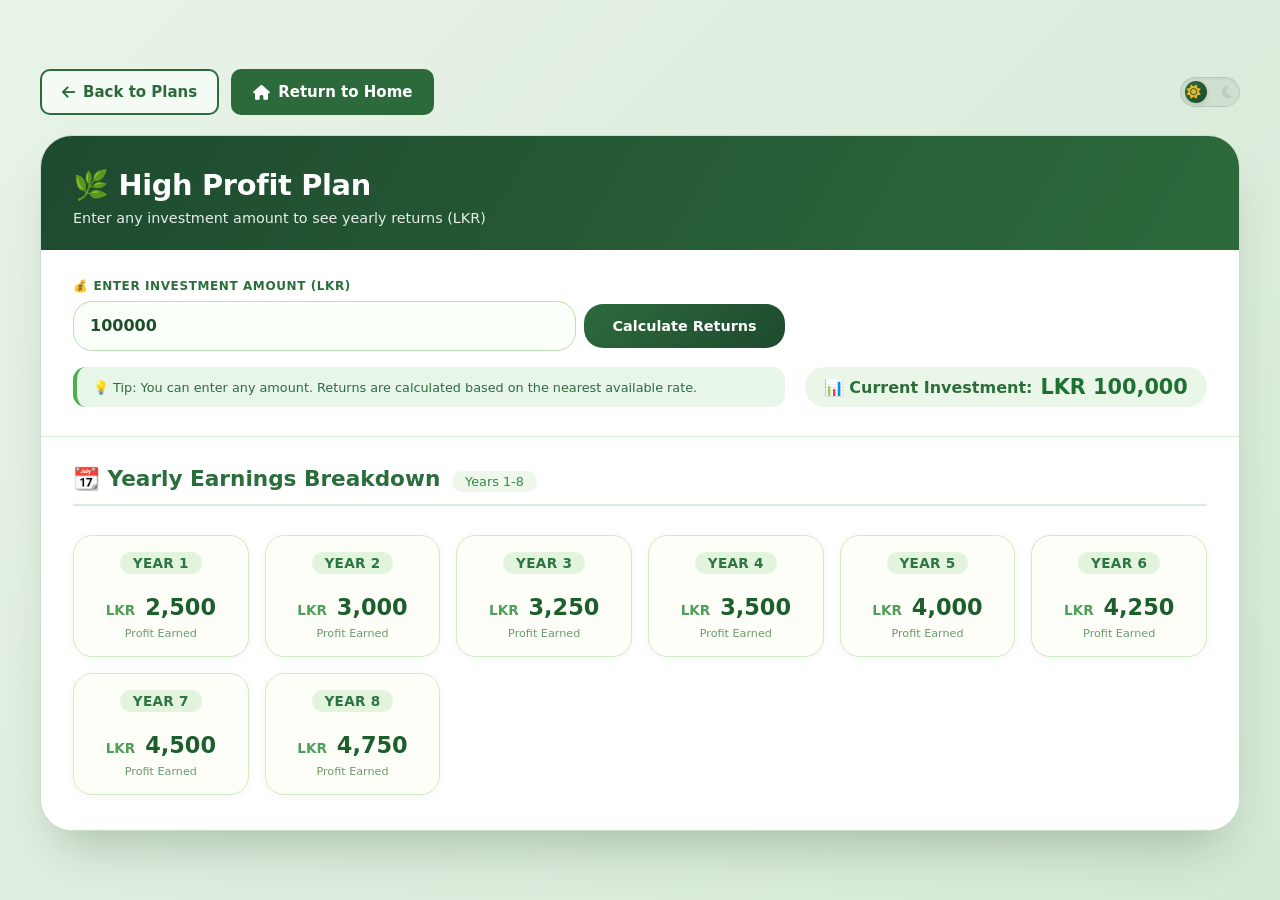
<file: high-profit.html>
<!DOCTYPE html>
<html lang="en">
<head>
    <meta charset="UTF-8">
    <meta name="viewport" content="width=device-width, initial-scale=1.0, user-scalable=yes">
    <title>High Profit Plan - Serendib Investment</title>
    <!-- FontAwesome Icons -->
    <link rel="stylesheet" href="https://cdnjs.cloudflare.com/ajax/libs/font-awesome/6.4.0/css/all.min.css">
    <script>
        (function () {
            const savedTheme = localStorage.getItem('serendib_theme') || 'light';
            document.documentElement.setAttribute('data-theme', savedTheme);
        })();
    </script>
    <style>
        * {
            margin: 0;
            padding: 0;
            box-sizing: border-box;
        }

        body {
            background: linear-gradient(135deg, #e8f3e8 0%, #d4e8d4 100%);
            font-family: 'Inter', system-ui, -apple-system, 'Segoe UI', Roboto, Helvetica, Arial, sans-serif;
            min-height: 100vh;
            display: flex;
            justify-content: center;
            align-items: center;
            padding: 2rem 1rem;
        }

        .container {
            width: 100%;
            max-width: 1200px;
            display: flex;
            flex-direction: column;
            gap: 20px;
        }

        /* main card - green theme */
        .card {
            max-width: 1200px;
            width: 100%;
            background: #ffffff;
            border-radius: 2rem;
            box-shadow: 0 30px 50px -20px rgba(0, 40, 0, 0.25);
            overflow: hidden;
            transition: all 0.2s;
            border: 1px solid #c8e0c8;
        }

        /* header - green gradient */
        .header {
            background: linear-gradient(120deg, #1e4a2f, #2d6a3b);
            padding: 2rem 2rem 1.5rem 2rem;
            color: white;
        }

        .header h1 {
            font-size: 1.8rem;
            font-weight: 700;
            letter-spacing: -0.3px;
            margin-bottom: 0.5rem;
            display: flex;
            align-items: center;
            gap: 0.5rem;
        }

        .header p {
            opacity: 0.9;
            font-size: 0.9rem;
        }

        /* selector area - fresh green accent */
        .selector-area {
            background: #ffffff;
            padding: 1.8rem 2rem;
            border-bottom: 1px solid #d4ecd4;
        }

        .select-wrapper {
            display: flex;
            flex-wrap: wrap;
            align-items: flex-end;
            gap: 1.2rem;
            justify-content: space-between;
        }

        .select-group {
            flex: 2;
            min-width: 280px;
        }

        .select-group label {
            display: block;
            font-size: 0.75rem;
            font-weight: 700;
            text-transform: uppercase;
            letter-spacing: 0.6px;
            color: #2b6e3c;
            margin-bottom: 0.5rem;
        }

        .input-wrapper {
            display: flex;
            gap: 0.5rem;
            align-items: center;
        }

        .currency-input {
            flex: 1;
            padding: 0.9rem 1rem;
            font-size: 1rem;
            font-weight: 600;
            background-color: #fafffa;
            border: 1.5px solid #bcddae;
            border-radius: 1.2rem;
            font-family: inherit;
            color: #1f4d2a;
            transition: all 0.2s;
        }

        .currency-input:focus {
            outline: none;
            border-color: #3c9e4a;
            box-shadow: 0 0 0 3px rgba(60, 158, 74, 0.2);
        }

        .calculate-btn {
            background: linear-gradient(135deg, #2d6a3b, #1e4a2f);
            color: white;
            border: none;
            padding: 0.9rem 1.8rem;
            border-radius: 1.2rem;
            font-weight: 700;
            cursor: pointer;
            transition: all 0.2s;
            font-family: inherit;
            font-size: 0.9rem;
            white-space: nowrap;
        }

        .calculate-btn:hover {
            transform: translateY(-2px);
            box-shadow: 0 5px 15px rgba(46, 106, 59, 0.3);
        }

        .calculate-btn:active {
            transform: translateY(0);
        }

        .selected-badge {
            background: #eaf6e8;
            border-radius: 1.5rem;
            padding: 0.5rem 1.2rem;
            display: inline-flex;
            align-items: center;
            gap: 0.5rem;
            font-weight: 600;
            color: #2c6e3b;
        }

        .amount-highlight {
            font-size: 1.3rem;
            font-weight: 800;
            color: #1f7133;
        }

        /* details container - clean */
        .details-container {
            padding: 1.8rem 2rem 2.2rem 2rem;
            background: #ffffff;
        }

        .section-title {
            display: flex;
            align-items: baseline;
            gap: 0.75rem;
            flex-wrap: wrap;
            margin-bottom: 1.8rem;
            padding-bottom: 0.75rem;
            border-bottom: 2px solid #d4f0d4;
        }

        .section-title h2 {
            font-size: 1.35rem;
            font-weight: 600;
            color: #2b6e3c;
        }

        .section-title span {
            background: #eef7ea;
            padding: 0.2rem 0.8rem;
            border-radius: 30px;
            font-size: 0.8rem;
            font-weight: 500;
            color: #368a4a;
        }

        /* year grid - card layout */
        .years-grid {
            display: grid;
            grid-template-columns: repeat(auto-fill, minmax(160px, 1fr));
            gap: 1rem;
            margin-top: 0.5rem;
        }

        .year-card {
            background: #fefef8;
            border-radius: 1.2rem;
            padding: 1rem 0.8rem;
            text-align: center;
            transition: all 0.2s;
            border: 1px solid #d0eac8;
            box-shadow: 0 2px 8px rgba(50, 80, 30, 0.05);
        }

        .year-label {
            font-size: 0.85rem;
            font-weight: 700;
            text-transform: uppercase;
            background: #e2f3de;
            display: inline-block;
            padding: 0.2rem 0.8rem;
            border-radius: 30px;
            color: #2d7542;
            letter-spacing: 0.3px;
            margin-bottom: 0.75rem;
        }

        .year-value {
            font-size: 1.4rem;
            font-weight: 800;
            color: #1d5e2d;
            margin: 0.5rem 0 0.2rem;
            word-break: break-word;
        }

        .currency-symbol {
            font-size: 0.85rem;
            font-weight: 600;
            color: #4f9f5a;
            margin-right: 2px;
        }

        .year-card small {
            display: block;
            font-size: 0.7rem;
            color: #6b9a6b;
            margin-top: 0.4rem;
        }

        /* no selection state */
        .no-selection {
            text-align: center;
            padding: 3rem 1rem;
            background: #fafff5;
            border-radius: 1.5rem;
            color: #54855c;
            font-weight: 500;
        }

        /* loading animation */
        @keyframes shimmer {
            0% { opacity: 0.5; }
            100% { opacity: 1; }
        }
        .loading {
            animation: shimmer 0.5s ease-in-out infinite;
        }

        /* responsive */
        @media (max-width: 600px) {
            .nav-actions {
                justify-content: center;
                gap: 10px;
                margin-bottom: 1.5rem;
            }
            .theme-toggle-wrapper {
                margin-left: 0;
            }
            .header {
                text-align: center;
                padding: 1.8rem 1rem 1.5rem 1rem;
            }
            .header h1 {
                font-size: 1.4rem;
                justify-content: center;
            }
            .select-wrapper {
                justify-content: center;
                text-align: center;
                gap: 1rem;
            }
            .select-group label {
                text-align: center;
            }
            .info-message {
                text-align: center;
            }
            .selected-badge {
                margin: 0 auto;
            }
            .section-title {
                justify-content: center;
                text-align: center;
            }
            .years-grid {
                grid-template-columns: repeat(2, 1fr);
                gap: 0.8rem;
            }
            .selector-area, .details-container {
                padding: 1.2rem;
            }
            .year-value {
                font-size: 1.1rem;
            }
            .year-card {
                padding: 0.8rem 0.5rem;
            }
            .input-wrapper {
                flex-direction: column;
            }
            .calculate-btn {
                width: 100%;
                white-space: normal;
            }
            .select-group {
                min-width: 100%;
            }
            .back-btn, .home-btn {
                padding: 10px 14px;
                font-size: 12px;
                border-radius: 8px;
            }
        }

        /* subtle hover effect for cards */
        .year-card:hover {
            transform: translateY(-3px);
            border-color: #9fcf97;
            box-shadow: 0 12px 18px -8px rgba(40, 80, 20, 0.12);
            background: #ffffff;
        }

        /* info message */
        .info-message {
            background: #e8f5e9;
            border-left: 4px solid #4caf50;
            padding: 0.8rem 1rem;
            margin-top: 1rem;
            border-radius: 0.8rem;
            font-size: 0.8rem;
            color: #2e6b3e;
        }

        /* ========= LOADING SCREEN ========= */
        .loading-overlay {
            position: fixed;
            top: 0;
            left: 0;
            width: 100%;
            height: 100%;
            background: linear-gradient(135deg, #e8f3e8 0%, #d4e8d4 100%);
            display: flex;
            align-items: center;
            justify-content: center;
            z-index: 9999;
            animation: fadeOut 0.6s ease-out 1.8s forwards;
        }

        .loading-overlay.hidden {
            opacity: 0;
            visibility: hidden;
            pointer-events: none;
        }

        @keyframes fadeOut {
            0% {
                opacity: 1;
                visibility: visible;
            }
            100% {
                opacity: 0;
                visibility: hidden;
            }
        }

        .loading-content {
            text-align: center;
            animation: gentleBounce 1.4s infinite ease-in-out;
        }

        .loading-content i {
            font-size: 4.2rem;
            color: #2d6a3b;
            margin-bottom: 1rem;
            display: inline-block;
            filter: drop-shadow(0 8px 12px rgba(45, 106, 59, 0.2));
            animation: iconFloat 1s infinite alternate;
        }

        .loading-content h2 {
            font-size: 2.2rem;
            font-weight: 800;
            background: linear-gradient(125deg, #1e4a2f, #2d6a3b, #4caf50);
            -webkit-background-clip: text;
            background-clip: text;
            color: transparent;
            letter-spacing: -0.5px;
        }

        @keyframes gentleBounce {
            0%, 100% { transform: scale(0.98); opacity: 0.8; }
            50% { transform: scale(1.02); opacity: 1; }
        }

        @keyframes iconFloat {
            0% { transform: translateY(0px); }
            100% { transform: translateY(-12px); }
        }

        /* Navigation Actions */
        .nav-actions {
            display: flex;
            gap: 12px;
            flex-wrap: wrap;
        }

        .back-btn, .home-btn {
            display: inline-flex;
            align-items: center;
            gap: 8px;
            padding: 12px 20px;
            border-radius: 10px;
            cursor: pointer;
            font-size: 15px;
            font-weight: 700;
            transition: all 0.3s ease;
            text-decoration: none;
        }

        .back-btn {
            background: #f4faf4;
            border: 2px solid #2d6a3b;
            color: #2d6a3b;
        }

        .back-btn:hover {
            background: #2d6a3b;
            color: white;
            transform: translateX(-4px);
        }

        .home-btn {
            background: #2d6a3b;
            border: 2px solid #2d6a3b;
            color: white;
        }

        .home-btn:hover {
            background: #1e4a2f;
            border-color: #1e4a2f;
            color: white;
            transform: translateY(-2px);
            box-shadow: 0 4px 12px rgba(45, 106, 59, 0.2);
        }

        /* ========= THEME SWITCH TOGGLE & DARK MODE OVERRIDES ========= */
        .nav-actions {
            display: flex;
            align-items: center;
            gap: 12px;
            flex-wrap: wrap;
        }

        .theme-toggle-wrapper {
            cursor: pointer;
            user-select: none;
            margin-left: auto;
            -webkit-tap-highlight-color: transparent;
        }

        .theme-toggle-track {
            width: 60px;
            height: 30px;
            background: rgba(0, 0, 0, 0.05);
            border: 1px solid rgba(0, 0, 0, 0.1);
            border-radius: 30px;
            position: relative;
            display: flex;
            align-items: center;
            justify-content: space-between;
            padding: 0 6px;
            transition: all 0.3s cubic-bezier(0.4, 0, 0.2, 1);
            box-shadow: inset 0 2px 4px rgba(0, 0, 0, 0.05);
        }

        .theme-toggle-track i {
            font-size: 14px;
            z-index: 1;
            transition: all 0.3s ease;
        }

        .sun-icon {
            color: #fbbf24;
            opacity: 0.9;
        }

        .moon-icon {
            color: #9ca3af;
            opacity: 0.3;
        }

        .theme-toggle-thumb {
            width: 22px;
            height: 22px;
            background: linear-gradient(135deg, #2d6a3b, #1e4a2f);
            border-radius: 50%;
            position: absolute;
            top: 3px;
            left: 4px;
            transition: all 0.3s cubic-bezier(0.4, 0, 0.2, 1);
            box-shadow: 0 2px 5px rgba(45, 106, 59, 0.2);
        }

        /* Dark Mode Overrides */
        [data-theme="dark"] body {
            background: linear-gradient(135deg, #090f0c 0%, #0d1a12 100%);
            color: #e2f0e6;
        }

        [data-theme="dark"] .card {
            background: rgba(13, 20, 17, 0.75);
            border-color: rgba(255, 255, 255, 0.08);
            box-shadow: 0 30px 50px -20px rgba(0, 0, 0, 0.5);
        }

        [data-theme="dark"] .header {
            background: linear-gradient(120deg, #0f2b1a, #163d21);
        }

        [data-theme="dark"] .selector-area,
        [data-theme="dark"] .details-container {
            background: rgba(13, 20, 17, 0.45);
            border-color: rgba(255, 255, 255, 0.06);
        }

        [data-theme="dark"] .currency-input {
            background-color: rgba(255, 255, 255, 0.02);
            border-color: rgba(255, 255, 255, 0.1);
            color: #e2f0e6;
        }

        [data-theme="dark"] .currency-input:focus {
            border-color: #2d6a3b;
            box-shadow: 0 0 0 3px rgba(45, 106, 59, 0.25);
        }

        [data-theme="dark"] .selected-badge {
            background: rgba(45, 106, 59, 0.15);
            color: #4caf50;
        }

        [data-theme="dark"] .amount-highlight {
            color: #69db7c;
        }

        [data-theme="dark"] .section-title {
            border-color: rgba(255, 255, 255, 0.08);
        }

        [data-theme="dark"] .section-title h2 {
            color: #69db7c;
        }

        [data-theme="dark"] .section-title span {
            background: rgba(45, 106, 59, 0.15);
            color: #69db7c;
        }

        [data-theme="dark"] .year-card {
            background: rgba(255, 255, 255, 0.03);
            border-color: rgba(255, 255, 255, 0.07);
            box-shadow: 0 2px 8px rgba(0, 0, 0, 0.2);
        }

        [data-theme="dark"] .year-card:hover {
            background: rgba(255, 255, 255, 0.05);
            border-color: #4caf50;
        }

        [data-theme="dark"] .year-label {
            background: rgba(45, 106, 59, 0.2);
            color: #69db7c;
        }

        [data-theme="dark"] .year-value {
            color: #ffffff;
        }

        [data-theme="dark"] .currency-symbol {
            color: #4caf50;
        }

        [data-theme="dark"] .year-card small {
            color: #8fbf9f;
        }

        [data-theme="dark"] .info-message {
            background: rgba(45, 106, 59, 0.12);
            border-color: #4caf50;
            color: #a3e635;
        }

        [data-theme="dark"] .no-selection {
            background: rgba(255, 255, 255, 0.02);
            color: #8fbf9f;
        }

        [data-theme="dark"] .loading-overlay {
            background: linear-gradient(135deg, #090f0c 0%, #0d1a12 100%);
        }

        [data-theme="dark"] .loading-content i {
            color: #4caf50;
        }

        [data-theme="dark"] .loading-content h2 {
            background: linear-gradient(125deg, #e2f0e6, #4caf50);
            -webkit-background-clip: text;
            background-clip: text;
        }

        [data-theme="dark"] .back-btn {
            background: rgba(255, 255, 255, 0.02);
            border-color: #2d6a3b;
            color: #4caf50;
        }

        [data-theme="dark"] .back-btn:hover {
            background: #2d6a3b;
            color: white;
        }

        /* Dark Mode Overrides for Toggle */
        [data-theme="dark"] .theme-toggle-track {
            background: rgba(255, 255, 255, 0.08);
            border-color: rgba(255, 255, 255, 0.15);
            box-shadow: inset 0 2px 4px rgba(0, 0, 0, 0.2);
        }

        [data-theme="dark"] .sun-icon {
            opacity: 0.5;
        }

        [data-theme="dark"] .moon-icon {
            opacity: 0.9;
            color: #a5b4fc;
        }

        [data-theme="dark"] .theme-toggle-thumb {
            left: 33px; /* Slide to right in Dark Mode */
            background: linear-gradient(135deg, #4caf50, #2d6a3b);
            box-shadow: 0 2px 5px rgba(0, 0, 0, 0.3);
        }
    </style>
</head>
<body>

<!-- LOADING SCREEN -->
<div class="loading-overlay" id="loadingOverlay">
    <div class="loading-content">
        <i class="fas fa-chart-line"></i>
        <h2>High Profit Plan</h2>
    </div>
</div>

<div class="container">
    <div class="nav-actions">
        <a href="javascript:history.back()" class="back-btn">
            <i class="fas fa-arrow-left"></i> Back to Plans
        </a>
        <a href="index.html" class="home-btn">
            <i class="fas fa-home"></i> Return to Home
        </a>
        <div class="theme-toggle-wrapper" id="themeToggleBtn" title="Toggle Dark/Light Mode">
            <div class="theme-toggle-track">
                <i class="fas fa-sun sun-icon"></i>
                <i class="fas fa-moon moon-icon"></i>
                <div class="theme-toggle-thumb"></div>
            </div>
        </div>
    </div>

    <div class="card">
    <div class="header">
        <h1>🌿 High Profit Plan</h1>
        <p>Enter any investment amount to see yearly returns (LKR)</p>
    </div>

    <div class="selector-area">
        <div class="select-wrapper">
            <div class="select-group">
                <label>💰 ENTER INVESTMENT AMOUNT (LKR)</label>
                <div class="input-wrapper">
                    <input type="number" id="amountInput" class="currency-input" placeholder="e.g., 2500000" value="100000">
                    <button id="calculateBtn" class="calculate-btn">Calculate Returns</button>
                </div>
                <div class="info-message">
                    💡 Tip: You can enter any amount. Returns are calculated based on the nearest available rate.
                </div>
            </div>
            <div class="selected-badge">
                <span>📊 Current Investment:</span>
                <span id="activeAmountLabel" class="amount-highlight">LKR 100,000</span>
            </div>
        </div>
    </div>

    <div class="details-container" id="detailsContainer">
        <div class="section-title">
            <h2>📆 Yearly Earnings Breakdown</h2>
            <span>Years 1-8</span>
        </div>
        <div id="dynamicYearsPanel">
            <!-- dynamic content will be loaded here -->
        </div>
    </div>
</div>
</div>

<script>
    // Complete dataset from original screenshot (exact values)
    // Each entry: [principal, year1, year2, year3, year4, year5, year6, year7, year8]
    // All values in LKR (Sri Lankan Rupees)
    const fullData = [
        [100000, 2500, 3000, 3250, 3500, 4000, 4250, 4500, 4750],
        [200000, 5000, 6000, 6500, 7000, 8000, 8500, 9000, 9500],
        [300000, 7500, 9000, 9750, 10500, 12000, 12750, 13500, 14250],
        [400000, 10000, 12000, 13000, 14000, 16000, 17000, 18000, 19000],
        [500000, 12500, 15000, 16250, 17500, 20000, 21250, 22500, 23750],
        [600000, 15000, 18000, 19500, 21000, 24000, 25500, 27000, 28500],
        [700000, 17500, 21000, 22750, 24500, 28000, 29750, 31500, 33250],
        [800000, 20000, 24000, 26000, 28000, 32000, 34000, 36000, 38000],
        [900000, 22500, 27000, 29250, 31500, 36000, 38250, 40500, 42750],
        [1000000, 25000, 30000, 32500, 35000, 40000, 42500, 45000, 47500],
        [1500000, 37500, 45000, 48750, 52500, 60000, 63750, 67500, 71250],
        [2000000, 50000, 60000, 65000, 70000, 80000, 85000, 90000, 95000],
        [2500000, 62500, 75000, 81250, 87500, 100000, 106250, 112500, 118750],
        [3000000, 75000, 90000, 97500, 105000, 120000, 127500, 135000, 142500],
        [4000000, 100000, 120000, 130000, 140000, 160000, 170000, 180000, 190000],
        [5000000, 125000, 150000, 162500, 175000, 200000, 212500, 225000, 237500],
        [7500000, 187500, 225000, 243750, 262500, 300000, 318750, 337500, 356250],
        [10000000, 250000, 300000, 325000, 350000, 400000, 425000, 450000, 475000],
        [20000000, 500000, 600000, 650000, 700000, 800000, 850000, 900000, 950000],
        [30000000, 750000, 900000, 975000, 1050000, 1200000, 1275000, 1350000, 1425000],
        [40000000, 1000000, 1200000, 1300000, 1400000, 1600000, 1700000, 1800000, 1900000],
        [50000000, 1250000, 1500000, 1625000, 1750000, 2000000, 2125000, 2250000, 2500000],
        [60000000, 1500000, 1800000, 1950000, 2100000, 2400000, 2550000, 2700000, 3000000],
        [70000000, 1750000, 2100000, 2275000, 2450000, 2800000, 2975000, 3150000, 3500000],
        [80000000, 2000000, 2400000, 2600000, 2800000, 3200000, 3400000, 3600000, 4000000],
        [90000000, 2250000, 2700000, 2925000, 3150000, 3600000, 3825000, 4050000, 4500000],
        [100000000, 2500000, 3000000, 3250000, 3500000, 4000000, 4250000, 4500000, 5000000]
    ];

    // Format number with commas
    function formatNumber(value) {
        return value.toLocaleString('en-US');
    }

    // Format principal nicely with LKR indication
    function formatPrincipal(principal) {
        return `LKR ${principal.toLocaleString('en-US')}`;
    }

    // Get data row by principal value (exact match)
    function getDataByPrincipal(principal) {
        return fullData.find(item => item[0] === principal);
    }

    // Calculate returns based on nearest available data and interpolation
    function calculateReturnsForAmount(amount) {
        // Find the closest principal values in the dataset
        let lowerPrincipal = null;
        let upperPrincipal = null;
        let lowerData = null;
        let upperData = null;
        
        // Sort data by principal
        const sortedData = [...fullData].sort((a, b) => a[0] - b[0]);
        
        // Find lower and upper bounds
        for (let i = 0; i < sortedData.length; i++) {
            if (sortedData[i][0] <= amount) {
                lowerPrincipal = sortedData[i][0];
                lowerData = sortedData[i];
            }
            if (sortedData[i][0] >= amount && upperPrincipal === null) {
                upperPrincipal = sortedData[i][0];
                upperData = sortedData[i];
                break;
            }
        }
        
        // If exact match found
        if (lowerPrincipal === amount) {
            return {
                principal: amount,
                yearlyReturns: lowerData.slice(1),
                isExact: true
            };
        }
        
        // If amount is below minimum
        if (lowerPrincipal === null && upperPrincipal !== null) {
            // Use the smallest available data with scaling
            const scaleFactor = amount / upperPrincipal;
            const scaledReturns = upperData.slice(1).map(value => Math.round(value * scaleFactor));
            return {
                principal: amount,
                yearlyReturns: scaledReturns,
                isExact: false,
                note: "Based on scaled returns from minimum investment"
            };
        }
        
        // If amount is above maximum
        if (upperPrincipal === null && lowerPrincipal !== null) {
            // Use the largest available data with scaling
            const scaleFactor = amount / lowerPrincipal;
            const scaledReturns = lowerData.slice(1).map(value => Math.round(value * scaleFactor));
            return {
                principal: amount,
                yearlyReturns: scaledReturns,
                isExact: false,
                note: "Based on scaled returns from maximum investment"
            };
        }
        
        // Interpolate between lower and upper values
        if (lowerData && upperData) {
            const ratio = (amount - lowerPrincipal) / (upperPrincipal - lowerPrincipal);
            const interpolatedReturns = [];
            for (let i = 1; i <= 8; i++) {
                const lowerValue = lowerData[i];
                const upperValue = upperData[i];
                const interpolated = lowerValue + (upperValue - lowerValue) * ratio;
                interpolatedReturns.push(Math.round(interpolated));
            }
            return {
                principal: amount,
                yearlyReturns: interpolatedReturns,
                isExact: false,
                note: "Interpolated based on nearest investment plans"
            };
        }
        
        return null;
    }

    // Render details for any amount
    function renderForAmount(amount) {
        const yearsPanel = document.getElementById('dynamicYearsPanel');
        const activeLabel = document.getElementById('activeAmountLabel');
        
        // Validate amount
        if (isNaN(amount) || amount <= 0) {
            yearsPanel.innerHTML = `<div class="no-selection">⚠️ Please enter a valid positive amount (LKR)</div>`;
            if (activeLabel) activeLabel.textContent = '—';
            return;
        }
        
        // Round to nearest integer
        amount = Math.round(amount);
        
        // Get calculated returns
        const result = calculateReturnsForAmount(amount);
        
        if (!result) {
            yearsPanel.innerHTML = `<div class="no-selection">⚠️ Unable to calculate returns for this amount. Please try another value.</div>`;
            if (activeLabel) activeLabel.textContent = formatPrincipal(amount);
            return;
        }
        
        // Update active badge
        if (activeLabel) activeLabel.textContent = formatPrincipal(amount);
        
        const yearlyValues = result.yearlyReturns;
        const years = [1, 2, 3, 4, 5, 6, 7, 8];
        
        // Build grid cards
        let cardsHtml = `<div class="years-grid">`;
        for (let i = 0; i < yearlyValues.length; i++) {
            const yearNum = years[i];
            const value = yearlyValues[i];
            cardsHtml += `
                <div class="year-card">
                    <div class="year-label">Year ${yearNum}</div>
                    <div class="year-value">
                        <span class="currency-symbol">LKR</span> ${formatNumber(value)}
                    </div>
                    <small>Profit Earned</small>
                </div>
            `;
        }
        cardsHtml += `</div>`;
        
        // Add note if interpolated
        if (!result.isExact) {
            cardsHtml += `<div class="info-message" style="margin-top: 1rem;">
                📌 ${result.note || 'Returns calculated based on nearest available investment plans'}
            </div>`;
        }
        
        yearsPanel.innerHTML = cardsHtml;
    }

    // Handle calculation with loading animation
    function calculateAndDisplay() {
        const inputEl = document.getElementById('amountInput');
        const panel = document.getElementById('dynamicYearsPanel');
        
        let amount = parseFloat(inputEl.value);
        
        if (isNaN(amount)) {
            amount = 0;
        }
        
        // Show loading effect
        if (panel) {
            panel.style.opacity = '0.5';
            panel.classList.add('loading');
        }
        
        setTimeout(() => {
            renderForAmount(amount);
            if (panel) {
                panel.style.opacity = '1';
                panel.classList.remove('loading');
            }
        }, 200);
    }

    // Initialize event listeners
    function initialize() {
        const calculateBtn = document.getElementById('calculateBtn');
        const amountInput = document.getElementById('amountInput');
        
        if (calculateBtn) {
            calculateBtn.addEventListener('click', calculateAndDisplay);
        }
        
        if (amountInput) {
            // Allow Enter key to trigger calculation
            amountInput.addEventListener('keypress', (e) => {
                if (e.key === 'Enter') {
                    calculateAndDisplay();
                }
            });
        }
        
        // Initial calculation with default value
        calculateAndDisplay();
    }
    
    // Initialize when DOM is ready
    document.addEventListener('DOMContentLoaded', () => {
        initialize();
        
        // Theme toggle logic
        const themeToggleBtn = document.getElementById('themeToggleBtn');
        if (themeToggleBtn) {
            themeToggleBtn.addEventListener('click', function () {
                const currentTheme = document.documentElement.getAttribute('data-theme') || 'light';
                const newTheme = currentTheme === 'light' ? 'dark' : 'light';
                document.documentElement.setAttribute('data-theme', newTheme);
                localStorage.setItem('serendib_theme', newTheme);
            });
        }
    });

    // Hide loading screen
    setTimeout(() => {
        const loader = document.getElementById('loadingOverlay');
        if (loader) {
            loader.classList.add('hidden');
        }
    }, 1800);
</script>
</body>
</html>
</file>
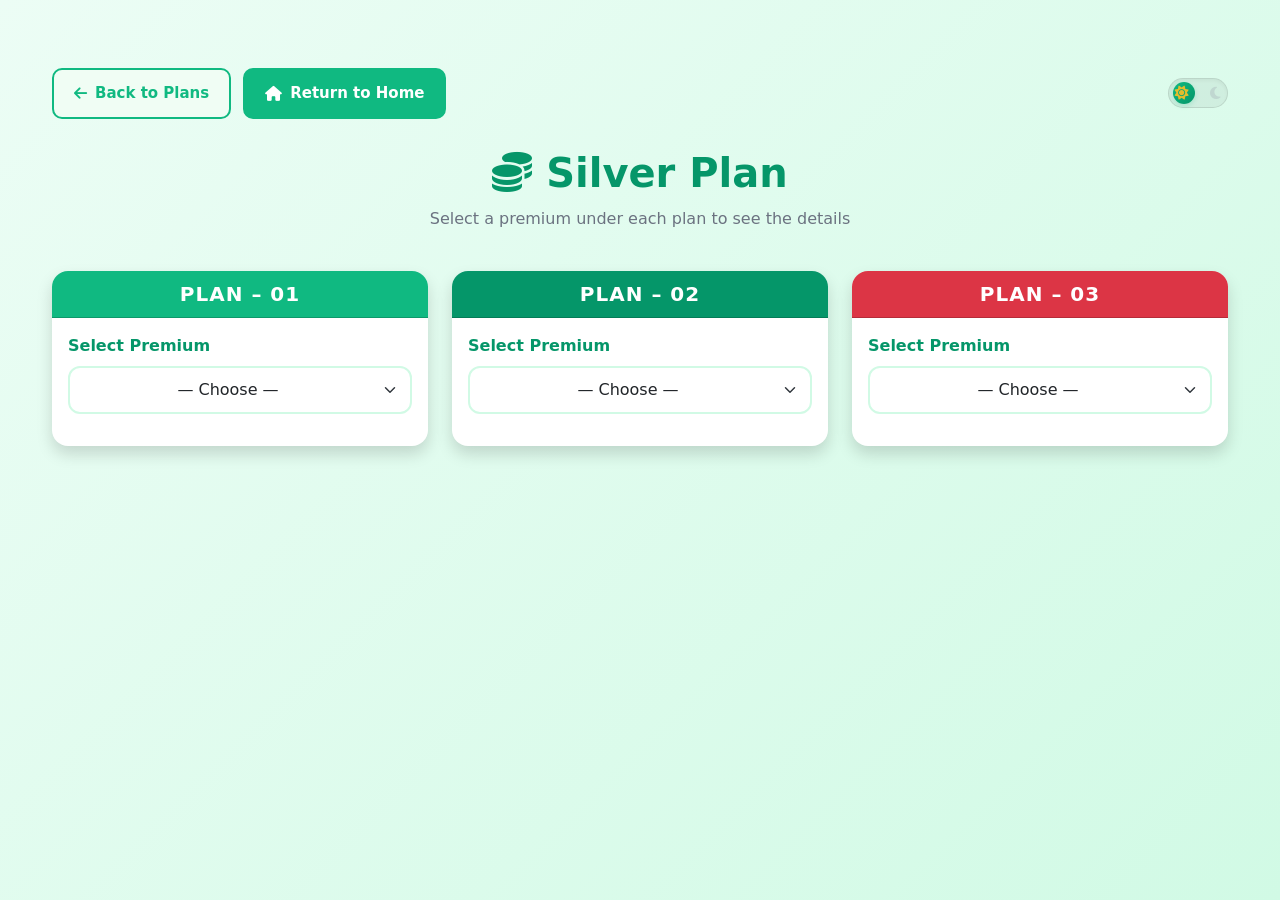
<file: silver-plan.html>
<!DOCTYPE html>
<html lang="en">
<head>
    <meta charset="UTF-8">
    <meta name="viewport" content="width=device-width, initial-scale=1.0, viewport-fit=cover, user-scalable=yes">
    <meta name="apple-mobile-web-app-capable" content="yes">
    <meta name="apple-mobile-web-app-status-bar-style" content="black-translucent">
    <meta name="theme-color" content="#10b981">
    <title>Silver Plan - Premium Selector</title>
    <!-- Bootstrap 5 CSS -->
    <link href="https://cdn.jsdelivr.net/npm/bootstrap@5.3.3/dist/css/bootstrap.min.css" rel="stylesheet">
    <link rel="stylesheet" href="https://cdnjs.cloudflare.com/ajax/libs/font-awesome/6.4.0/css/all.min.css">
    <script>
        (function () {
            const savedTheme = localStorage.getItem('serendib_theme') || 'light';
            document.documentElement.setAttribute('data-theme', savedTheme);
        })();
    </script>
    <style>
        :root {
            --primary: #10b981;
            --secondary: #059669;
            --light: #ecfdf5;
            --lighter: #d1fae5;
        }

        *{
            box-sizing:border-box;
        }

        body {
            background: linear-gradient(135deg, var(--light) 0%, var(--lighter) 100%);
            min-height: 100vh;
            padding: 20px 0;
        }

        .container {
            max-width: 1200px;
        }

        h1 {
            color: var(--secondary);
            font-weight: 900;
            margin-bottom: 10px;
        }

        .text-muted {
            color: #6b7280 !important;
            font-weight: 500;
        }

        /* ========= LOADING SCREEN ========= */
        .loading-overlay {
            position: fixed;
            top: 0;
            left: 0;
            width: 100%;
            height: 100%;
            background: linear-gradient(135deg, var(--light) 0%, var(--lighter) 100%);
            display: flex;
            align-items: center;
            justify-content: center;
            z-index: 9999;
            animation: fadeOut 0.6s ease-out 1.8s forwards;
        }

        .loading-overlay.hidden {
            opacity: 0;
            visibility: hidden;
        }

        @keyframes fadeOut {
            0% {
                opacity: 1;
                visibility: visible;
            }
            100% {
                opacity: 0;
                visibility: hidden;
            }
        }

        .loading-content {
            text-align: center;
            animation: gentleBounce 1.4s infinite ease-in-out;
        }

        .loading-content i {
            font-size: 4.2rem;
            color: var(--primary);
            margin-bottom: 1rem;
            display: inline-block;
            filter: drop-shadow(0 8px 12px rgba(16, 185, 129, 0.2));
            animation: iconFloat 1s infinite alternate;
        }

        .loading-content h2 {
            font-size: 2.2rem;
            font-weight: 800;
            background: linear-gradient(125deg, var(--secondary), var(--primary), #6fbf4c);
            -webkit-background-clip: text;
            background-clip: text;
            color: transparent;
            letter-spacing: -0.5px;
        }

        @keyframes gentleBounce {
            0%, 100% { transform: scale(0.98); opacity: 0.8; }
            50% { transform: scale(1.02); opacity: 1; }
        }

        @keyframes iconFloat {
            0% { transform: translateY(0px); }
            100% { transform: translateY(-12px); }
        }

        /* Card Styling */
        .card {
            transition: all 0.3s ease;
            border-radius: 16px !important;
        }

        .card:hover {
            transform: translateY(-8px);
            box-shadow: 0 20px 40px rgba(16, 185, 129, 0.2) !important;
        }

        .card-header {
            border-radius: 16px 16px 0 0 !important;
            font-weight: 700;
            letter-spacing: 1px;
        }

        .bg-primary {
            background: var(--primary) !important;
        }

        .bg-success {
            background: var(--secondary) !important;
        }

        /* Select Styling */
        .form-select {
            border: 2px solid #d1fae5;
            border-radius: 12px !important;
            height: 48px;
            font-weight: 500;
            transition: all 0.3s ease;
            text-align: center;
            text-align-last: center;
        }

        .form-select:focus {
            border-color: var(--primary);
            box-shadow: 0 0 0 0.2rem rgba(16, 185, 129, 0.25);
            color: var(--secondary);
        }

        .form-select:hover {
            border-color: var(--primary);
        }

        /* Details Section */
        .p-3.bg-light {
            background: #f0fdf4 !important;
            border: 1px solid #d1fae5 !important;
            transition: all 0.2s ease;
        }

        .p-3.bg-light:hover {
            background: #d1fae5 !important;
        }

        .small.text-muted {
            color: #6b7280 !important;
            font-size: 12px;
            font-weight: 600;
            letter-spacing: 0.5px;
        }

        .fw-bold {
            color: var(--secondary);
            font-size: 18px;
        }

        .text-success {
            color: #059669 !important;
        }

        .text-primary {
            color: var(--primary) !important;
        }

        /* Table Styling */
        .table {
            margin-bottom: 0;
        }

        .table-light {
            background-color: #f0fdf4 !important;
        }

        .table th {
            color: var(--secondary);
            font-weight: 700;
            border-bottom: 2px solid var(--primary);
        }

        .table td {
            color: #374151;
            font-weight: 500;
            padding: 12px;
        }

        /* Alert Styling */
        .alert-success {
            background-color: #f0fdf4 !important;
            border: 2px solid var(--primary) !important;
            color: var(--secondary) !important;
            font-weight: 600;
            margin-top: 16px;
        }

        /* Navigation Actions */
        .nav-actions {
            display: flex;
            gap: 12px;
            margin-bottom: 30px;
            flex-wrap: wrap;
        }

        /* Back Button & Home Button styling */
        .back-btn, .home-btn {
            display: inline-flex;
            align-items: center;
            gap: 8px;
            padding: 12px 20px;
            border-radius: 10px;
            cursor: pointer;
            font-size: 15px;
            font-weight: 700;
            transition: all 0.3s ease;
            text-decoration: none;
        }

        .back-btn {
            background: #f0fdf4;
            border: 2px solid var(--primary);
            color: var(--primary);
        }

        .back-btn:hover {
            background: var(--primary);
            color: white;
            transform: translateX(-4px);
        }

        .home-btn {
            background: var(--primary);
            border: 2px solid var(--primary);
            color: white;
        }

        .home-btn:hover {
            background: var(--secondary);
            border-color: var(--secondary);
            color: white;
            transform: translateY(-2px);
            box-shadow: 0 4px 12px rgba(16, 185, 129, 0.2);
        }

        .header-section {
            text-align: center;
            margin-bottom: 40px;
        }

        .form-label {
            color: var(--secondary) !important;
        }

        /* Mobile Optimizations */
        @media(max-width:768px) {
            .container {
                max-width: 100%;
            }

            h1 {
                font-size: 24px;
            }

            .text-muted {
                font-size: 14px;
            }

            .card {
                border-radius: 14px !important;
            }

            .card-header {
                font-size: 14px;
            }

            .form-select {
                height: 44px;
                font-size: 14px;
            }

            .fw-bold {
                font-size: 16px;
            }

            .small.text-muted {
                font-size: 11px;
            }

            .table th, .table td {
                padding: 10px 8px;
                font-size: 13px;
            }

            .alert-success {
                font-size: 12px;
                padding: 10px;
            }
        }

        @media(max-width:650px) {
            body {
                padding: 8px;
            }

            .container {
                max-width: 100%;
                margin: auto;
            }

            .nav-actions {
                margin-bottom: 20px;
                justify-content: center;
                gap: 10px;
            }

            .theme-toggle-wrapper {
                margin-left: 0;
            }

            .back-btn, .home-btn {
                display: inline-flex;
                padding: 10px 14px;
                font-size: 12px;
                height: 40px;
                border-radius: 8px;
            }

            .header-section {
                margin-bottom: 24px;
                text-align: center;
            }

            h1 {
                font-size: 22px;
                margin-bottom: 8px;
                text-align: center;
            }

            .text-muted {
                font-size: 13px;
                text-align: center;
            }

            .row {
                --bs-gutter-x: 0.75rem !important;
            }

            .col-12 {
                margin-bottom: 12px;
            }

            .card {
                box-shadow: 0 8px 20px rgba(0, 0, 0, 0.05) !important;
                margin-bottom: 8px;
            }

            .card-body {
                padding: 16px;
            }

            .form-label {
                font-size: 13px;
                font-weight: 700;
                margin-bottom: 8px;
                display: block;
                text-align: center;
            }

            .form-select {
                height: 44px;
                padding: 0 12px;
                font-size: 14px;
                border-radius: 10px !important;
            }

            .p-3.bg-light {
                padding: 12px !important;
                text-align: center;
            }

            .fw-bold {
                font-size: 14px;
            }

            .small.text-muted {
                font-size: 10px;
                display: block;
                margin-bottom: 4px;
            }

            .table {
                font-size: 12px;
            }

            .table th, .table td {
                padding: 8px 6px;
            }

            .alert-success {
                font-size: 11px;
                padding: 10px 12px;
                margin-top: 12px;
                text-align: center;
            }
        }

        @media(max-width:480px) {
            .back-btn, .home-btn {
                padding: 8px 12px;
                font-size: 11px;
                height: 36px;
            }

            h1 {
                font-size: 18px;
            }

            .card-header {
                font-size: 13px;
                padding: 10px;
            }

            .form-label {
                font-size: 12px;
            }

            .form-select {
                height: 40px;
                font-size: 13px;
            }

            .fw-bold {
                font-size: 13px;
            }

            .table {
                font-size: 11px;
            }

            .table th, .table td {
                padding: 6px 4px;
            }

            .alert-success {
                font-size: 10px;
            }
        }

        /* ========= THEME SWITCH TOGGLE & DARK MODE OVERRIDES ========= */
        .nav-actions {
            display: flex;
            align-items: center;
            gap: 12px;
            margin-bottom: 30px;
            flex-wrap: wrap;
        }

        .theme-toggle-wrapper {
            cursor: pointer;
            user-select: none;
            margin-left: auto;
            -webkit-tap-highlight-color: transparent;
        }

        .theme-toggle-track {
            width: 60px;
            height: 30px;
            background: rgba(0, 0, 0, 0.05);
            border: 1px solid rgba(0, 0, 0, 0.1);
            border-radius: 30px;
            position: relative;
            display: flex;
            align-items: center;
            justify-content: space-between;
            padding: 0 6px;
            transition: all 0.3s cubic-bezier(0.4, 0, 0.2, 1);
            box-shadow: inset 0 2px 4px rgba(0, 0, 0, 0.05);
        }

        .theme-toggle-track i {
            font-size: 14px;
            z-index: 1;
            transition: all 0.3s ease;
        }

        .sun-icon {
            color: #fbbf24;
            opacity: 0.9;
        }

        .moon-icon {
            color: #9ca3af;
            opacity: 0.3;
        }

        .theme-toggle-thumb {
            width: 22px;
            height: 22px;
            background: linear-gradient(135deg, var(--primary), var(--secondary));
            border-radius: 50%;
            position: absolute;
            top: 3px;
            left: 4px;
            transition: all 0.3s cubic-bezier(0.4, 0, 0.2, 1);
            box-shadow: 0 2px 5px rgba(16, 185, 129, 0.2);
        }

        /* Dark Mode Overrides */
        [data-theme="dark"] body {
            background: linear-gradient(135deg, #060913 0%, #0d1425 100%);
            color: #f3f4f6;
        }

        [data-theme="dark"] .header-section h1 {
            color: #a7f3d0;
        }

        [data-theme="dark"] .text-muted {
            color: #9ca3af !important;
        }

        [data-theme="dark"] .card {
            background: rgba(13, 20, 37, 0.7) !important;
            border: 1px solid rgba(255, 255, 255, 0.08) !important;
            color: #f3f4f6;
        }

        [data-theme="dark"] .card:hover {
            box-shadow: 0 20px 40px rgba(0, 0, 0, 0.4) !important;
        }

        [data-theme="dark"] .form-select {
            background-color: rgba(255, 255, 255, 0.03);
            border-color: rgba(255, 255, 255, 0.1);
            color: #f3f4f6;
        }

        [data-theme="dark"] .form-select:focus {
            border-color: var(--primary);
            background-color: rgba(255, 255, 255, 0.05);
            color: #ffffff;
        }

        [data-theme="dark"] .form-select option {
            background-color: #0d1425;
            color: #ffffff;
        }

        [data-theme="dark"] .p-3.bg-light {
            background: rgba(255, 255, 255, 0.02) !important;
            border: 1px solid rgba(255, 255, 255, 0.07) !important;
        }

        [data-theme="dark"] .p-3.bg-light:hover {
            background: rgba(255, 255, 255, 0.04) !important;
        }

        [data-theme="dark"] .small.text-muted {
            color: #9ca3af !important;
        }

        [data-theme="dark"] .fw-bold {
            color: #ffffff;
        }

        [data-theme="dark"] .text-success {
            color: #34d399 !important;
        }

        [data-theme="dark"] .text-primary {
            color: #60a5fa !important;
        }

        [data-theme="dark"] .table {
            color: #f3f4f6 !important;
        }

        [data-theme="dark"] .table-light {
            background-color: rgba(255, 255, 255, 0.04) !important;
        }

        [data-theme="dark"] .table th {
            color: #a7f3d0;
            border-bottom: 2px solid var(--primary);
        }

        [data-theme="dark"] .table td {
            color: #e5e7eb;
        }

        [data-theme="dark"] .alert-success {
            background-color: rgba(16, 185, 129, 0.1) !important;
            border-color: rgba(16, 185, 129, 0.3) !important;
            color: #a7f3d0 !important;
        }

        [data-theme="dark"] .loading-overlay {
            background: linear-gradient(135deg, #060913 0%, #0d1425 100%);
        }

        [data-theme="dark"] .back-btn {
            background: rgba(255, 255, 255, 0.02);
            border-color: var(--primary);
            color: var(--primary);
        }

        [data-theme="dark"] .back-btn:hover {
            background: var(--primary);
            color: white;
        }

        /* Dark Mode Overrides for Toggle */
        [data-theme="dark"] .theme-toggle-track {
            background: rgba(255, 255, 255, 0.08);
            border-color: rgba(255, 255, 255, 0.15);
            box-shadow: inset 0 2px 4px rgba(0, 0, 0, 0.2);
        }

        [data-theme="dark"] .sun-icon {
            opacity: 0.5;
        }

        [data-theme="dark"] .moon-icon {
            opacity: 0.9;
            color: #a5b4fc;
        }

        [data-theme="dark"] .theme-toggle-thumb {
            left: 33px; /* Slide to right in Dark Mode */
            background: linear-gradient(135deg, var(--primary), var(--secondary));
            box-shadow: 0 2px 5px rgba(0, 0, 0, 0.3);
        }
    </style>
</head>
<body>

<!-- LOADING SCREEN -->
<div class="loading-overlay" id="loadingOverlay">
    <div class="loading-content">
        <i class="fas fa-coins"></i>
        <h2>Silver Plan</h2>
    </div>
</div>

<div class="container my-5">
    <div class="nav-actions">
        <a href="javascript:history.back()" class="back-btn">
            <i class="fas fa-arrow-left"></i> Back to Plans
        </a>
        <a href="index.html" class="home-btn">
            <i class="fas fa-home"></i> Return to Home
        </a>
        <div class="theme-toggle-wrapper" id="themeToggleBtn" title="Toggle Dark/Light Mode">
            <div class="theme-toggle-track">
                <i class="fas fa-sun sun-icon"></i>
                <i class="fas fa-moon moon-icon"></i>
                <div class="theme-toggle-thumb"></div>
            </div>
        </div>
    </div>

    <div class="header-section">
        <h1><i class="fas fa-coins"></i> Silver Plan</h1>
        <p class="text-muted">Select a premium under each plan to see the details</p>
    </div>

    <div class="row g-4">

        <!-- 🔹 PLAN 01 -->
        <div class="col-12 col-md-6 col-lg-4">
            <div class="card shadow border-0 rounded-4 h-100">
                <div class="card-header bg-primary text-white text-center fs-5 fw-semibold rounded-top-4">
                    PLAN – 01
                </div>
                <div class="card-body">
                    <label for="premium1" class="form-label fw-semibold">Select Premium</label>
                    <select id="premium1" class="form-select mb-3">
                        <option value="">— Choose —</option>
                    </select>

                    <div id="details1" class="d-none">
                        <div class="row g-2 mb-3">
                            <div class="col-12">
                                <div class="p-3 bg-light rounded-3 border"><div class="small text-muted">Payment</div><div class="fw-bold" id="payment1"></div></div>
                            </div>
                            <div class="col-12">
                                <div class="p-3 bg-light rounded-3 border"><div class="small text-muted">Maturity Year</div><div class="fw-bold" id="maturityYear1"></div></div>
                            </div>
                            <div class="col-12">
                                <div class="p-3 bg-light rounded-3 border"><div class="small text-muted">Maturity (Illustrated)</div><div class="fw-bold text-success" id="maturityIllustrated1"></div></div>
                            </div>
                            <div class="col-12">
                                <div class="p-3 bg-light rounded-3 border"><div class="small text-muted">Maturity (Guaranteed)</div><div class="fw-bold text-primary" id="maturityGuaranteed1"></div></div>
                            </div>
                            <div class="col-12">
                                <div class="p-3 bg-light rounded-3 border"><div class="small text-muted">Terms (Months)</div><div class="fw-bold" id="termMonths1"></div></div>
                            </div>
                        </div>

                        <div class="alert alert-success mb-0"><i class="fas fa-check-circle"></i> Showing details for selected premium.</div>
                    </div>
                </div>
            </div>
        </div>

        <!-- 🔹 PLAN 02 -->
        <div class="col-12 col-md-6 col-lg-4">
            <div class="card shadow border-0 rounded-4 h-100">
                <div class="card-header bg-success text-white text-center fs-5 fw-semibold rounded-top-4">
                    PLAN – 02
                </div>
                <div class="card-body">
                    <label for="premium2" class="form-label fw-semibold">Select Premium</label>
                    <select id="premium2" class="form-select mb-3">
                        <option value="">— Choose —</option>
                    </select>

                    <div id="details2" class="d-none">
                        <div class="row g-2 mb-3">
                            <div class="col-12">
                                <div class="p-3 bg-light rounded-3 border"><div class="small text-muted">Payment</div><div class="fw-bold" id="payment2"></div></div>
                            </div>
                            <div class="col-12">
                                <div class="p-3 bg-light rounded-3 border"><div class="small text-muted">Maturity Year</div><div class="fw-bold" id="maturityYear2"></div></div>
                            </div>
                            <div class="col-12">
                                <div class="p-3 bg-light rounded-3 border"><div class="small text-muted">Maturity (Illustrated)</div><div class="fw-bold text-success" id="maturityIllustrated2"></div></div>
                            </div>
                            <div class="col-12">
                                <div class="p-3 bg-light rounded-3 border"><div class="small text-muted">Maturity (Guaranteed)</div><div class="fw-bold text-primary" id="maturityGuaranteed2"></div></div>
                            </div>
                            <div class="col-12">
                                <div class="p-3 bg-light rounded-3 border"><div class="small text-muted">Terms (Months)</div><div class="fw-bold" id="termMonths2"></div></div>
                            </div>
                        </div>

                        <div class="alert alert-success mb-0"><i class="fas fa-check-circle"></i> Showing details for selected premium.</div>
                    </div>
                </div>
            </div>
        </div>

        <!-- 🔹 PLAN 03 -->
        <div class="col-12 col-md-6 col-lg-4">
            <div class="card shadow border-0 rounded-4 h-100">
                <div class="card-header bg-danger text-white text-center fs-5 fw-semibold rounded-top-4">
                    PLAN – 03
                </div>
                <div class="card-body">
                    <label for="premium3" class="form-label fw-semibold">Select Premium</label>
                    <select id="premium3" class="form-select mb-3">
                        <option value="">— Choose —</option>
                    </select>

                    <div id="details3" class="d-none">
                        <div class="row g-2 mb-3">
                            <div class="col-12">
                                <div class="p-3 bg-light rounded-3 border"><div class="small text-muted">Payment</div><div class="fw-bold" id="payment3"></div></div>
                            </div>
                            <div class="col-12">
                                <div class="p-3 bg-light rounded-3 border"><div class="small text-muted">Maturity Year</div><div class="fw-bold" id="maturityYear3"></div></div>
                            </div>
                            <div class="col-12">
                                <div class="p-3 bg-light rounded-3 border"><div class="small text-muted">Maturity (Illustrated)</div><div class="fw-bold text-success" id="maturityIllustrated3"></div></div>
                            </div>
                            <div class="col-12">
                                <div class="p-3 bg-light rounded-3 border"><div class="small text-muted">Maturity (Guaranteed)</div><div class="fw-bold text-primary" id="maturityGuaranteed3"></div></div>
                            </div>
                            <div class="col-12">
                                <div class="p-3 bg-light rounded-3 border"><div class="small text-muted">Terms (Months)</div><div class="fw-bold" id="termMonths3"></div></div>
                            </div>
                        </div>

                        <div class="alert alert-success mb-0"><i class="fas fa-check-circle"></i> Showing details for selected premium.</div>
                    </div>
                </div>
            </div>
        </div>

    </div>
</div>

<!-- Bootstrap Bundle JS -->
<script src="https://cdn.jsdelivr.net/npm/bootstrap@5.3.3/dist/js/bootstrap.bundle.min.js"></script>

<script>
    // =======================
    //  DATA (edit as needed)
    // =======================
    const PLANS = {
        plan1: [
            {id:"one-time",premium:700000,premiumLabel:"Rs. 700,000 (One-time)",payment:"Rs. 700,000 at 5 Years",maturityYear:"5 Years",maturityIllustrated:3500000,maturityGuaranteed:1750000,termMonths:"N/A"},
            {id:"23m",premium:21305,premiumLabel:"Rs. 21,305 (23 Months) - Pay 40% initially (Rs. 280,000)",payment:"Rs. 770,015 at 5.6 Years",maturityYear:"5.6 Years",maturityIllustrated:3500000,maturityGuaranteed:1750000,termMonths:23},
            {id:"36m",premium:21400,premiumLabel:"Rs. 21,400 (36 Months)",payment:"Rs. 770,400 at 6 Years",maturityYear:"6 Years",maturityIllustrated:3500000,maturityGuaranteed:1750000,termMonths:36},
            {id:"48m",premium:16045,premiumLabel:"Rs. 16,045 (48 Months)",payment:"Rs. 770,160 at 7 Years",maturityYear:"7 Years",maturityIllustrated:3500000,maturityGuaranteed:1750000,termMonths:48},
            {id:"60m",premium:12835,premiumLabel:"Rs. 12,835 (60 Months)",payment:"Rs. 770,100 at 8 Years",maturityYear:"8 Years",maturityIllustrated:3500000,maturityGuaranteed:1750000,termMonths:60}
        ],
        plan2: [
            {id:"one-time",premium:800000,premiumLabel:"Rs. 800,000 (One-time)",payment:"Rs. 800,000 at 5 Years",maturityYear:"5 Years",maturityIllustrated:4000000,maturityGuaranteed:2000000,termMonths:"N/A"},
            {id:"23m",premium:24350,premiumLabel:"Rs. 24,350 (23 Months) - Pay 40% initially (Rs. 320,000)",payment:"Rs. 880,050 at 5.6 Years",maturityYear:"5.6 Years",maturityIllustrated:4000000,maturityGuaranteed:2000000,termMonths:23},
            {id:"36m",premium:24445,premiumLabel:"Rs. 24,445 (36 Months)",payment:"Rs. 880,020 at 6 Years",maturityYear:"6 Years",maturityIllustrated:4000000,maturityGuaranteed:2000000,termMonths:36},
            {id:"48m",premium:18335,premiumLabel:"Rs. 18,335 (48 Months)",payment:"Rs. 880,080 at 7 Years",maturityYear:"7 Years",maturityIllustrated:4000000,maturityGuaranteed:2000000,termMonths:48},
            {id:"60m",premium:14670,premiumLabel:"Rs. 14,670 (60 Months)",payment:"Rs. 880,200 at 8 Years",maturityYear:"8 Years",maturityIllustrated:4000000,maturityGuaranteed:2000000,termMonths:60}
        ],
        plan3: [
            {id:"one-time",premium:900000,premiumLabel:"Rs. 900,000 (One-time)",payment:"Rs. 900,000 at 5 Years",maturityYear:"5 Years",maturityIllustrated:4500000,maturityGuaranteed:2250000,termMonths:"N/A"},
            {id:"23m",premium:27395,premiumLabel:"Rs. 27,395 (23 Months) - Pay 40% initially (Rs. 360,000)",payment:"Rs. 990,085 at 5.6 Years",maturityYear:"5.6 Years",maturityIllustrated:4500000,maturityGuaranteed:2250000,termMonths:23},
            {id:"36m",premium:27500,premiumLabel:"Rs. 27,500 (36 Months)",payment:"Rs. 990,000 at 6 Years",maturityYear:"6 Years",maturityIllustrated:4500000,maturityGuaranteed:2250000,termMonths:36},
            {id:"48m",premium:20625,premiumLabel:"Rs. 20,625 (48 Months)",payment:"Rs. 990,000 at 7 Years",maturityYear:"7 Years",maturityIllustrated:4500000,maturityGuaranteed:2250000,termMonths:48},
            {id:"60m",premium:16500,premiumLabel:"Rs. 16,500 (60 Months)",payment:"Rs. 990,000 at 8 Years",maturityYear:"8 Years",maturityIllustrated:4500000,maturityGuaranteed:2250000,termMonths:60}
        ]
    };

    // =======================
    //  UI Logic (no jQuery)
    // =======================
    const fmt = n => (typeof n === "number" ? "Rs. " + n.toLocaleString("en-US") : n);

    function fillDropdown(selectEl, data){
        data.forEach(d=>{
            const o=document.createElement("option");
            o.value=d.id;
            o.textContent=d.premiumLabel;
            selectEl.appendChild(o);
        });
    }

    function attachPlan(selectId, detailsId, idsPrefix, data){
        const sel = document.getElementById(selectId);
        const details = document.getElementById(detailsId);
        const map = {
            payment: document.getElementById("payment"+idsPrefix),
            maturityYear: document.getElementById("maturityYear"+idsPrefix),
            maturityIllustrated: document.getElementById("maturityIllustrated"+idsPrefix),
            maturityGuaranteed: document.getElementById("maturityGuaranteed"+idsPrefix),
            termMonths: document.getElementById("termMonths"+idsPrefix)
        };

        fillDropdown(sel, data);

        sel.addEventListener("change", ()=>{
            const chosen = data.find(d=>d.id===sel.value);
            if(!chosen){
                details.classList.add("d-none");
                return;
            }
            map.payment.textContent = chosen.payment;
            map.maturityYear.textContent = chosen.maturityYear;
            map.maturityIllustrated.textContent = fmt(chosen.maturityIllustrated);
            map.maturityGuaranteed.textContent = fmt(chosen.maturityGuaranteed);
            map.termMonths.textContent = chosen.termMonths;

            details.classList.remove("d-none");
        });
    }

    // Hook up all plans
    attachPlan("premium1","details1","1",PLANS.plan1);
    attachPlan("premium2","details2","2",PLANS.plan2);
    attachPlan("premium3","details3","3",PLANS.plan3);

    // Theme toggle logic
    const themeToggleBtn = document.getElementById('themeToggleBtn');
    if (themeToggleBtn) {
        themeToggleBtn.addEventListener('click', function () {
            const currentTheme = document.documentElement.getAttribute('data-theme') || 'light';
            const newTheme = currentTheme === 'light' ? 'dark' : 'light';
            document.documentElement.setAttribute('data-theme', newTheme);
            localStorage.setItem('serendib_theme', newTheme);
        });
    }

    // Hide loading screen
    setTimeout(() => {
        const loader = document.getElementById('loadingOverlay');
        if (loader) {
            loader.classList.add('hidden');
        }
    }, 1800);
</script>

</body>
</html>
</file>
<file: styles.css>
@import url('https://fonts.googleapis.com/css2?family=Outfit:wght@300;400;500;600;700;800;900&family=Inter:wght@300;400;500;600;700;800&display=swap');

* {
    margin: 0;
    padding: 0;
    box-sizing: border-box;
}

:root {
    --bg-dark: #060913;
    --card-bg: rgba(13, 20, 37, 0.45);
    --card-border: rgba(255, 255, 255, 0.07);
    --card-border-hover: rgba(16, 185, 129, 0.4);
    
    --primary: #10b981;
    --primary-hover: #34d399;
    --primary-glow: rgba(16, 185, 129, 0.25);
    --secondary: #059669;
    
    --text-main: #f3f4f6;
    --text-muted: #9ca3af;
    --text-emerald: #34d399;
    
    --gold: #fbbf24;
    --gold-glow: rgba(251, 191, 36, 0.15);
    
    --silver: #a1a1aa;
    --silver-glow: rgba(161, 161, 170, 0.15);
    
    --orange: #f59e0b;
    --orange-glow: rgba(245, 158, 11, 0.15);
}

[data-theme="light"] {
    --bg-dark: #f0f4f8;
    --card-bg: rgba(255, 255, 255, 0.75);
    --card-border: rgba(0, 0, 0, 0.06);
    --card-border-hover: rgba(16, 185, 129, 0.5);
    
    --primary: #059669;
    --primary-hover: #10b981;
    --primary-glow: rgba(5, 150, 105, 0.15);
    --secondary: #047857;
    
    --text-main: #0f172a;
    --text-muted: #475569;
    --text-emerald: #059669;
    
    --gold: #d97706;
    --gold-glow: rgba(217, 119, 6, 0.15);
    
    --silver: #4b5563;
    --silver-glow: rgba(75, 85, 99, 0.15);
    
    --orange: #ea580c;
    --orange-glow: rgba(234, 88, 12, 0.15);
}


body {
    font-family: 'Inter', sans-serif;
    background: var(--bg-dark);
    color: var(--text-main);
    min-height: 100vh;
    overflow-x: hidden;
    position: relative;
}

/* Background glowing mesh circles */
body::before, body::after {
    content: '';
    position: absolute;
    width: 600px;
    height: 600px;
    border-radius: 50%;
    z-index: -2;
    filter: blur(140px);
    opacity: 0.35;
    pointer-events: none;
    animation: backgroundBlobFloat 25s infinite alternate ease-in-out;
}

body::before {
    top: -100px;
    left: -100px;
    background: radial-gradient(circle, rgba(16, 185, 129, 0.25) 0%, rgba(5, 150, 105, 0) 70%);
}

body::after {
    bottom: -100px;
    right: -100px;
    background: radial-gradient(circle, rgba(99, 102, 241, 0.2) 0%, rgba(99, 102, 241, 0) 70%);
    animation-delay: -10s;
}

@keyframes backgroundBlobFloat {
    0% { transform: translate(0, 0) scale(1); }
    50% { transform: translate(80px, 60px) scale(1.15); }
    100% { transform: translate(-40px, 100px) scale(0.9); }
}

/* Custom Scrollbar */
::-webkit-scrollbar {
    width: 6px;
}
::-webkit-scrollbar-track {
    background: #090e1a;
}
::-webkit-scrollbar-thumb {
    background: rgba(16, 185, 129, 0.3);
    border-radius: 10px;
}
::-webkit-scrollbar-thumb:hover {
    background: var(--primary);
}

/* ========= LOADING OVERLAY ========= */
.loading-overlay {
    position: fixed;
    top: 0;
    left: 0;
    width: 100%;
    height: 100%;
    background: #05070e;
    z-index: 9999;
    display: flex;
    align-items: center;
    justify-content: center;
    overflow: hidden;
    transition: opacity 0.6s cubic-bezier(0.25, 1, 0.5, 1), visibility 0.6s;
}

.loading-overlay.hidden {
    opacity: 0;
    visibility: hidden;
    pointer-events: none;
}

/* Modern loading glass card */
.glass-card {
    background: rgba(10, 16, 32, 0.65);
    backdrop-filter: blur(25px);
    -webkit-backdrop-filter: blur(25px);
    border: 1px solid var(--card-border);
    border-radius: 28px;
    padding: 3rem 2.5rem;
    text-align: center;
    box-shadow: 0 30px 60px rgba(0, 0, 0, 0.5), inset 0 1px 0 rgba(255, 255, 255, 0.1);
    max-width: 380px;
    width: 90%;
    transform: translateY(0);
    animation: subtleCardEntrance 0.8s cubic-bezier(0.34, 1.56, 0.64, 1) forwards;
}

@keyframes subtleCardEntrance {
    0% { opacity: 0; transform: translateY(30px); }
    100% { opacity: 1; transform: translateY(0); }
}

.login-icon {
    display: flex;
    justify-content: center;
    align-items: center;
    margin-bottom: 1.5rem;
}

.login-logo {
    width: 130px;
    height: auto;
    filter: drop-shadow(0 0 15px rgba(16, 185, 129, 0.35));
}

.loading-logo-pulse {
    animation: logoBreathing 2.2s infinite ease-in-out;
}

@keyframes logoBreathing {
    0%, 100% { transform: scale(1); filter: drop-shadow(0 0 12px rgba(16, 185, 129, 0.3)); }
    50% { transform: scale(1.05); filter: drop-shadow(0 0 25px rgba(16, 185, 129, 0.55)); }
}

.loading-title {
    font-family: 'Outfit', sans-serif;
    font-size: 2.2rem;
    font-weight: 800;
    background: linear-gradient(135deg, #ffffff 30%, #34d399 100%);
    -webkit-background-clip: text;
    background-clip: text;
    color: transparent;
    margin: 0.5rem 0;
    letter-spacing: -0.5px;
}

.loading-subtitle {
    font-size: 0.95rem;
    color: var(--text-muted);
    font-weight: 500;
    letter-spacing: 1px;
    text-transform: uppercase;
}

.loading-progress-container {
    width: 100%;
    height: 5px;
    background: rgba(255, 255, 255, 0.05);
    border-radius: 10px;
    margin-top: 2.2rem;
    overflow: hidden;
    position: relative;
}

.loading-progress-bar {
    height: 100%;
    width: 0%;
    background: linear-gradient(90deg, #10b981, #34d399, #60a5fa);
    border-radius: 10px;
    box-shadow: 0 0 12px var(--primary);
    transition: width 0.1s linear;
}

/* ========= LOGIN / VERIFICATION SCREEN ========= */
.login-overlay {
    position: fixed;
    top: 0;
    left: 0;
    width: 100%;
    height: 100%;
    background: var(--bg-dark);
    z-index: 1500;
    display: flex;
    align-items: center;
    justify-content: center;
    opacity: 1;
    transition: opacity 0.5s cubic-bezier(0.25, 1, 0.5, 1);
}

.login-card {
    max-width: 440px;
    width: 90%;
    padding: 3.5rem 2.8rem;
    background: rgba(10, 16, 32, 0.7);
    backdrop-filter: blur(35px);
    -webkit-backdrop-filter: blur(35px);
    border: 1px solid var(--card-border);
    box-shadow: 0 40px 80px rgba(0, 0, 0, 0.6), inset 0 1px 0 rgba(255,255,255,0.05);
}

.login-title {
    font-family: 'Outfit', sans-serif;
    font-size: 1.8rem;
    font-weight: 700;
    color: #ffffff;
    margin-top: 1rem;
}

.login-subtitle {
    color: var(--text-muted);
    font-size: 0.95rem;
    margin-top: 0.4rem;
}

.input-group {
    margin: 2.2rem 0;
    position: relative;
}

#verificationCode {
    width: 100%;
    padding: 1.2rem;
    border-radius: 14px;
    border: 1.5px solid rgba(255, 255, 255, 0.1);
    background: rgba(255, 255, 255, 0.03);
    font-size: 1.2rem;
    font-weight: 700;
    color: #ffffff;
    text-align: center;
    letter-spacing: 3px;
    transition: all 0.3s ease;
    outline: none;
    font-family: 'Outfit', sans-serif;
}

#verificationCode:focus {
    border-color: var(--primary);
    background: rgba(16, 185, 129, 0.05);
    box-shadow: 0 0 0 4px rgba(16, 185, 129, 0.15);
}

#verificationCode::placeholder {
    letter-spacing: 0.5px;
    font-weight: 400;
    font-size: 0.95rem;
    color: rgba(255, 255, 255, 0.25);
}

.error-msg {
    color: #f87171;
    font-size: 0.85rem;
    font-weight: 600;
    margin-top: 0.8rem;
    opacity: 0;
    transform: translateY(-5px);
    transition: all 0.3s cubic-bezier(0.25, 1, 0.5, 1);
    pointer-events: none;
}

.error-msg.visible {
    opacity: 1;
    transform: translateY(0);
}

.login-btn {
    width: 100%;
    padding: 1.2rem;
    border: none;
    border-radius: 14px;
    background: linear-gradient(135deg, var(--primary), var(--secondary));
    color: white;
    font-size: 1.1rem;
    font-weight: 700;
    cursor: pointer;
    transition: all 0.3s cubic-bezier(0.2, 0.9, 0.3, 1.25);
    display: flex;
    align-items: center;
    justify-content: center;
    gap: 10px;
    box-shadow: 0 8px 20px rgba(16, 185, 129, 0.25);
}

.login-btn:hover {
    transform: translateY(-2px);
    box-shadow: 0 15px 30px rgba(16, 185, 129, 0.45);
}

.login-btn:active {
    transform: translateY(0);
}

.login-footer {
    margin-top: 2rem;
    font-size: 0.8rem;
    color: rgba(255, 255, 255, 0.3);
    font-weight: 500;
    text-transform: uppercase;
    letter-spacing: 1px;
}

/* Input Shake on failure */
@keyframes shake {
    0%, 100% { transform: translateX(0); }
    20%, 60% { transform: translateX(-6px); }
    40%, 80% { transform: translateX(6px); }
}

.shake {
    animation: shake 0.4s ease-in-out;
    border-color: #f87171 !important;
    background: rgba(248, 113, 113, 0.05) !important;
}

/* Success transition animations */
.login-card.success-anim {
    animation: loginSuccessHide 0.7s cubic-bezier(0.34, 1.56, 0.64, 1) forwards;
    pointer-events: none;
}

@keyframes loginSuccessHide {
    0% { transform: scale(1); opacity: 1; }
    30% { transform: scale(1.04); opacity: 1; filter: brightness(1.2); }
    100% { transform: scale(0.92); opacity: 0; filter: blur(15px); }
}

/* ========= MAIN PORTAL INTERFACE ========= */
.app-container {
    max-width: 1200px;
    margin: 0 auto;
    padding: 2.5rem 1.8rem;
    opacity: 0;
    transform: translateY(20px);
    transition: opacity 0.8s cubic-bezier(0.23, 1, 0.32, 1), transform 0.8s cubic-bezier(0.23, 1, 0.32, 1);
}

.app-container.visible {
    opacity: 1;
    transform: translateY(0);
}

/* Redesigned Brand Header */
.brand-header {
    display: flex;
    align-items: center;
    justify-content: space-between;
    margin-bottom: 2.8rem;
    flex-wrap: wrap;
    gap: 1.5rem;
    border-bottom: 1px solid rgba(255, 255, 255, 0.05);
    padding-bottom: 1.5rem;
}

.brand-title-group {
    display: flex;
    align-items: center;
    gap: 14px;
}

.main-logo {
    height: 54px;
    width: auto;
    filter: drop-shadow(0 0 10px rgba(16, 185, 129, 0.3));
    animation: logoEntrance 0.8s cubic-bezier(0.23, 1, 0.32, 1);
}

@keyframes logoEntrance {
    0% { opacity: 0; transform: scale(0.8) rotate(-10deg); }
    100% { opacity: 1; transform: scale(1) rotate(0); }
}

.brand-header h1 {
    font-family: 'Outfit', sans-serif;
    font-size: 2.1rem;
    font-weight: 800;
    background: linear-gradient(130deg, #ffffff 40%, #10b981 100%);
    -webkit-background-clip: text;
    background-clip: text;
    color: transparent;
}

/* Header Session Badge info */
.client-session-card {
    display: flex;
    align-items: center;
    gap: 10px;
    background: rgba(16, 185, 129, 0.08);
    border: 1px solid rgba(16, 185, 129, 0.2);
    padding: 0.6rem 1.2rem;
    border-radius: 12px;
    font-size: 0.85rem;
    color: #a7f3d0;
    font-weight: 600;
}

.client-session-card i {
    color: var(--primary);
    font-size: 1rem;
}



/* ========= 4 SECTIONS / PLANS GRID ========= */
.plans-grid {
    display: grid;
    grid-template-columns: repeat(2, 1fr);
    gap: 2.2rem;
    margin-bottom: 3.5rem;
}

/* Plan card container */
.plan-card {
    background: rgba(15, 23, 48, 0.45);
    backdrop-filter: blur(20px);
    -webkit-backdrop-filter: blur(20px);
    border: 1px solid var(--card-border);
    border-radius: 26px;
    padding: 2.5rem 2rem;
    box-shadow: 0 20px 40px rgba(0, 0, 0, 0.25);
    transition: all 0.4s cubic-bezier(0.2, 0.9, 0.4, 1.15);
    cursor: pointer;
    position: relative;
    overflow: hidden;
    display: flex;
    flex-direction: column;
    min-height: 220px;
    -webkit-tap-highlight-color: transparent;
    touch-action: manipulation;
}

.plan-card::before {
    content: '';
    position: absolute;
    top: 0;
    left: 0;
    width: 100%;
    height: 4px;
    background: transparent;
    transition: background 0.4s ease;
}

.plan-card:hover {
    transform: translateY(-12px) scale(1.035);
    border-color: var(--card-border-hover);
    box-shadow: 0 35px 60px -15px rgba(16, 185, 129, 0.4);
}

.plan-card:hover::before {
    background: linear-gradient(90deg, var(--primary), var(--primary-hover));
}

/* Color themed variations on card borders */
.plan-card[data-plan="High Profit Plan"]::before {
    background: var(--orange);
}
.plan-card[data-plan="Green Saving Plan"]::before {
    background: var(--primary);
}
.plan-card[data-plan="Silver Plan"]::before {
    background: var(--silver);
}
.plan-card[data-plan="Gold Plan"]::before {
    background: var(--gold);
}

/* Color themed hover styles */
.plan-card[data-plan="High Profit Plan"]:hover {
    border-color: var(--orange);
    box-shadow: 0 35px 60px -15px rgba(245, 158, 11, 0.45);
}
.plan-card[data-plan="Green Saving Plan"]:hover {
    border-color: var(--primary);
    box-shadow: 0 35px 60px -15px rgba(16, 185, 129, 0.45);
}
.plan-card[data-plan="Silver Plan"]:hover {
    border-color: var(--silver);
    box-shadow: 0 35px 60px -15px rgba(161, 161, 170, 0.45);
}
.plan-card[data-plan="Gold Plan"]:hover {
    border-color: var(--gold);
    box-shadow: 0 35px 60px -15px rgba(251, 191, 36, 0.45);
}

/* Card Header Section */
.plan-card-header {
    display: flex;
    justify-content: space-between;
    align-items: center;
    margin-bottom: 2rem;
}

.plan-icon-bg {
    width: 76px;
    height: 76px;
    display: flex;
    align-items: center;
    justify-content: center;
    border-radius: 20px;
    box-shadow: 0 10px 20px rgba(0,0,0,0.25);
    transition: all 0.4s cubic-bezier(0.34, 1.25, 0.64, 1);
}

.plan-card:hover .plan-icon-bg {
    transform: scale(1.08) rotate(3deg);
}

.plan-icon-bg i {
    font-size: 2.2rem;
}

/* Status badging */
.status-badge {
    padding: 0.4rem 0.9rem;
    border-radius: 12px;
    font-size: 0.75rem;
    font-weight: 700;
    letter-spacing: 0.5px;
    text-transform: uppercase;
}

/* Dynamic Badge Themes */
.plan-card[data-plan="High Profit Plan"] .status-badge {
    background: rgba(245, 158, 11, 0.12);
    color: #fbbf24;
    border: 1px solid rgba(245, 158, 11, 0.2);
}
.plan-card[data-plan="Green Saving Plan"] .status-badge {
    background: rgba(16, 185, 129, 0.12);
    color: #34d399;
    border: 1px solid rgba(16, 185, 129, 0.2);
}
.plan-card[data-plan="Silver Plan"] .status-badge {
    background: rgba(161, 161, 170, 0.12);
    color: #e4e4e7;
    border: 1px solid rgba(161, 161, 170, 0.2);
}
.plan-card[data-plan="Gold Plan"] .status-badge {
    background: rgba(251, 191, 36, 0.12);
    color: #fde047;
    border: 1px solid rgba(251, 191, 36, 0.2);
}

/* Plan Title & Subtitle */
.plan-title {
    font-family: 'Outfit', sans-serif;
    font-size: 1.6rem;
    font-weight: 700;
    color: #ffffff;
    margin-top: 0;
    text-align: left;
    letter-spacing: -0.3px;
}

.plan-card-meta {
    font-size: 0.85rem;
    color: var(--text-muted);
    margin-top: 0.3rem;
}



/* Action button inside card */
.card-action-bar {
    display: flex;
    justify-content: space-between;
    align-items: center;
    margin-top: 1.8rem;
}

.click-text {
    font-size: 0.85rem;
    font-weight: 700;
    color: var(--primary);
    text-transform: none;
    letter-spacing: 0;
    opacity: 0.8;
    transition: all 0.3s ease;
    display: flex;
    align-items: center;
    gap: 8px;
}

.plan-card:hover .click-text {
    opacity: 1;
    color: var(--primary-hover);
    transform: translateX(4px);
}

/* ========= DYNAMIC VISIBILITY ANIMATIONS ========= */
.fade-transition {
    animation: pageReveal 0.6s cubic-bezier(0.23, 1, 0.32, 1) forwards;
}

@keyframes pageReveal {
    from {
        opacity: 0;
        transform: translateY(20px);
    }
    to {
        opacity: 1;
        transform: translateY(0);
    }
}

.app-container.zoom-in-reveal {
    animation: contentZoomIn 0.8s cubic-bezier(0.23, 1, 0.32, 1) forwards;
}

@keyframes contentZoomIn {
    0% { opacity: 0; transform: scale(0.96) translateY(20px); }
    100% { opacity: 1; transform: scale(1) translateY(0); }
}

/* ========= SYSTEM MINIMAL FOOTER ========= */
.minimal-footer {
    text-align: center;
    margin-top: 3.5rem;
    font-size: 0.8rem;
    color: var(--text-muted);
    opacity: 0.6;
    letter-spacing: 0.5px;
}

/* ========= MOBILE RESPONSIVE ADAPTATIONS ========= */
@media (max-width: 1024px) {
    .plans-grid {
        grid-template-columns: repeat(2, 1fr);
        gap: 1.8rem;
    }
    .plan-card {
        padding: 2.2rem 1.8rem;
        min-height: 200px;
    }
}

@media (max-width: 768px) {
    .app-container {
        padding: 1.8rem 1.2rem;
    }
    .brand-header {
        margin-bottom: 2.5rem;
        flex-direction: column;
        align-items: center;
        text-align: center;
        gap: 1.2rem;
    }
    .brand-title-group {
        width: 100%;
        flex-direction: column;
        align-items: center;
        justify-content: center;
        gap: 12px;
    }
    .brand-header h1 {
        font-size: 1.8rem;
        text-align: center;
    }
    .header-controls {
        width: 100%;
        flex-direction: column;
        align-items: center;
        justify-content: center;
        gap: 1rem;
    }
    .theme-toggle-wrapper {
        margin: 0 auto;
    }
    .client-session-card {
        width: auto;
        max-width: 100%;
        justify-content: center;
    }
    .plans-grid {
        grid-template-columns: 1fr;
        gap: 1.5rem;
    }
    .plan-card {
        padding: 2.2rem 1.5rem;
        min-height: auto;
        align-items: center;
        text-align: center;
    }
    .plan-card-header {
        flex-direction: column;
        align-items: center;
        justify-content: center;
        gap: 0.8rem;
        width: 100%;
        margin-bottom: 1.2rem;
    }
    .plan-title {
        text-align: center;
        width: 100%;
    }
    .plan-card-meta {
        text-align: center;
        width: 100%;
        margin-bottom: 0.5rem;
    }
    .card-action-bar {
        justify-content: center;
        width: 100%;
        margin-top: 1.2rem;
    }
    .click-text {
        justify-content: center;
    }
}

@media (max-width: 480px) {
    .loading-title {
        font-size: 1.8rem;
    }
    .brand-header h1 {
        font-size: 1.6rem;
    }
    .main-logo {
        height: 44px;
    }
}

/* ==========================================================================
   PREMIUM THEME TOGGLE SWITCH & LIGHT MODE SPECIFIC OVERRIDES
   ========================================================================== */

.header-controls {
    display: flex;
    align-items: center;
    gap: 1.2rem;
    flex-wrap: wrap;
}

.theme-toggle-wrapper {
    cursor: pointer;
    user-select: none;
    -webkit-tap-highlight-color: transparent;
}

.theme-toggle-track {
    width: 62px;
    height: 32px;
    background: rgba(255, 255, 255, 0.06);
    border: 1px solid rgba(255, 255, 255, 0.12);
    border-radius: 30px;
    position: relative;
    display: flex;
    align-items: center;
    justify-content: space-between;
    padding: 0 8px;
    transition: all 0.35s cubic-bezier(0.4, 0, 0.2, 1);
    box-shadow: inset 0 2px 4px rgba(0, 0, 0, 0.25);
}

.theme-toggle-track i {
    font-size: 13px;
    z-index: 1;
    transition: all 0.3s ease;
}

.sun-icon {
    color: #fbbf24;
    opacity: 0.4;
}

.moon-icon {
    color: #a5b4fc;
    opacity: 0.9;
}

.theme-toggle-thumb {
    width: 24px;
    height: 24px;
    background: linear-gradient(135deg, var(--primary), var(--secondary));
    border-radius: 50%;
    position: absolute;
    top: 3px;
    left: 33px; /* Default for Dark Mode (right side) */
    transition: all 0.35s cubic-bezier(0.4, 0, 0.2, 1);
    box-shadow: 0 2px 5px rgba(0, 0, 0, 0.4), 0 0 10px rgba(16, 185, 129, 0.4);
}

/* Light Mode Overrides for Toggle */
[data-theme="light"] .theme-toggle-track {
    background: rgba(0, 0, 0, 0.05);
    border-color: rgba(0, 0, 0, 0.1);
    box-shadow: inset 0 2px 4px rgba(0, 0, 0, 0.05);
}

[data-theme="light"] .sun-icon {
    opacity: 0.9;
}

[data-theme="light"] .moon-icon {
    opacity: 0.2;
    color: #64748b;
}

[data-theme="light"] .theme-toggle-thumb {
    left: 3px; /* Slide to left in Light Mode */
    background: linear-gradient(135deg, #10b981, #059669);
    box-shadow: 0 2px 5px rgba(16, 185, 129, 0.2);
}

/* Light Mode Structural Overrides */
[data-theme="light"] body::before {
    background: radial-gradient(circle, rgba(16, 185, 129, 0.12) 0%, rgba(5, 150, 105, 0) 70%);
}

[data-theme="light"] body::after {
    background: radial-gradient(circle, rgba(99, 102, 241, 0.08) 0%, rgba(99, 102, 241, 0) 70%);
}

[data-theme="light"] ::-webkit-scrollbar-track {
    background: #e2e8f0;
}

[data-theme="light"] ::-webkit-scrollbar-thumb {
    background: rgba(5, 150, 105, 0.3);
}

[data-theme="light"] .loading-overlay {
    background: #f1f5f9;
}

[data-theme="light"] .login-overlay {
    background: var(--bg-dark);
}

[data-theme="light"] .glass-card,
[data-theme="light"] .login-card {
    background: rgba(255, 255, 255, 0.85);
    border: 1px solid rgba(0, 0, 0, 0.08);
    box-shadow: 0 30px 60px rgba(15, 23, 42, 0.08), inset 0 1px 0 rgba(255, 255, 255, 0.6);
}

[data-theme="light"] .loading-title {
    background: linear-gradient(135deg, #0f172a 30%, #059669 100%);
    -webkit-background-clip: text;
    background-clip: text;
}

[data-theme="light"] .loading-subtitle,
[data-theme="light"] .login-subtitle {
    color: #475569;
}

[data-theme="light"] .loading-progress-container {
    background: rgba(0, 0, 0, 0.05);
}

[data-theme="light"] #verificationCode {
    border: 1.5px solid rgba(0, 0, 0, 0.1);
    background: rgba(0, 0, 0, 0.02);
    color: #0f172a;
}

[data-theme="light"] #verificationCode:focus {
    border-color: var(--primary);
    background: rgba(5, 150, 105, 0.03);
    box-shadow: 0 0 0 4px rgba(5, 150, 105, 0.1);
}

[data-theme="light"] #verificationCode::placeholder {
    color: rgba(0, 0, 0, 0.3);
}

[data-theme="light"] .login-footer {
    color: rgba(0, 0, 0, 0.35);
}

[data-theme="light"] .brand-header h1 {
    background: linear-gradient(130deg, #0f172a 40%, #059669 100%);
    -webkit-background-clip: text;
    background-clip: text;
}

[data-theme="light"] .brand-header {
    border-bottom-color: rgba(0, 0, 0, 0.06);
}

[data-theme="light"] .client-session-card {
    background: rgba(5, 150, 105, 0.06);
    border-color: rgba(5, 150, 105, 0.15);
    color: #047857;
}

[data-theme="light"] .plan-card {
    background: rgba(255, 255, 255, 0.7);
    border-color: rgba(0, 0, 0, 0.05);
    box-shadow: 0 20px 40px rgba(15, 23, 42, 0.04);
}

[data-theme="light"] .plan-card:hover {
    border-color: var(--card-border-hover);
    box-shadow: 0 35px 60px -15px rgba(5, 150, 105, 0.2);
}

[data-theme="light"] .plan-card[data-plan="High Profit Plan"]:hover {
    border-color: var(--orange);
    box-shadow: 0 35px 60px -15px rgba(234, 88, 12, 0.25);
}
[data-theme="light"] .plan-card[data-plan="Green Saving Plan"]:hover {
    border-color: var(--primary);
    box-shadow: 0 35px 60px -15px rgba(5, 150, 105, 0.25);
}
[data-theme="light"] .plan-card[data-plan="Silver Plan"]:hover {
    border-color: var(--silver);
    box-shadow: 0 35px 60px -15px rgba(75, 85, 99, 0.25);
}
[data-theme="light"] .plan-card[data-plan="Gold Plan"]:hover {
    border-color: var(--gold);
    box-shadow: 0 35px 60px -15px rgba(217, 119, 6, 0.25);
}

[data-theme="light"] .plan-title {
    color: #0f172a;
}

[data-theme="light"] .plan-card-meta {
    color: #475569;
}

[data-theme="light"] .minimal-footer {
    color: #64748b;
    opacity: 0.8;
}
</file>
